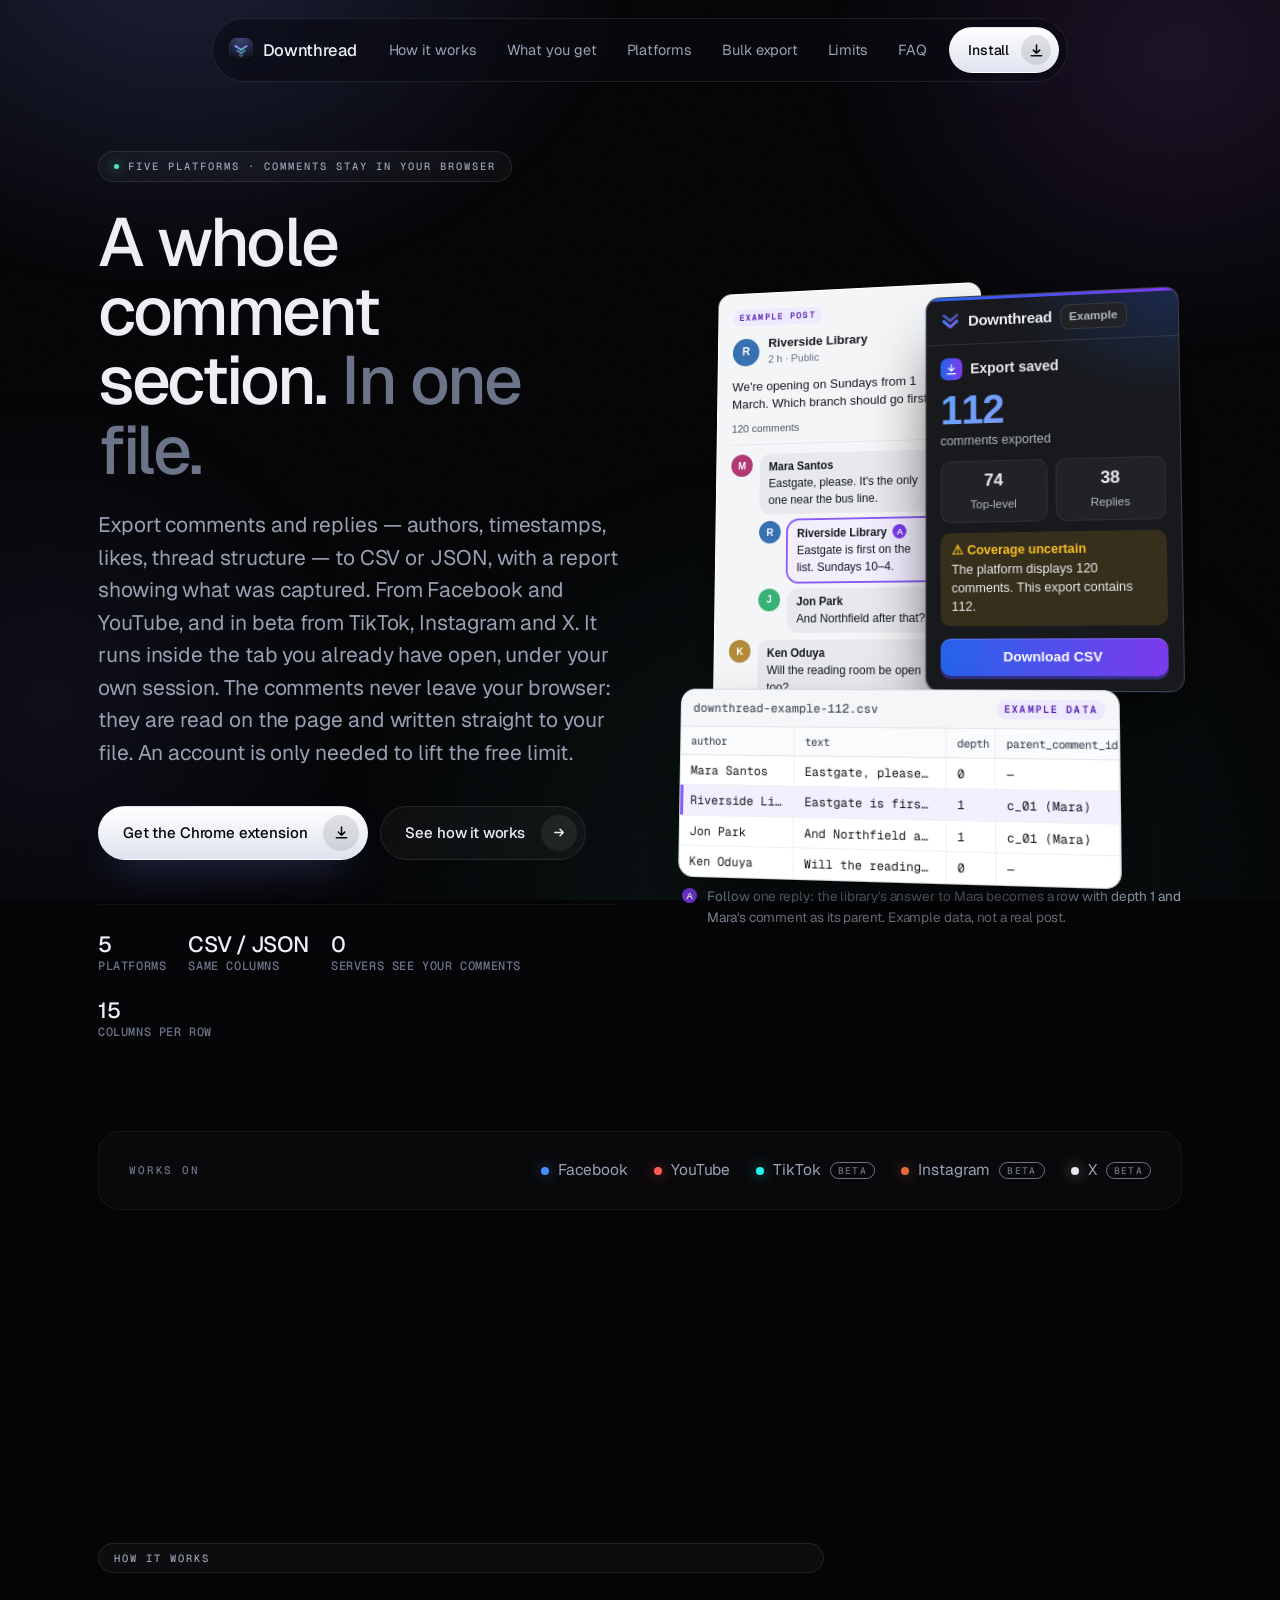
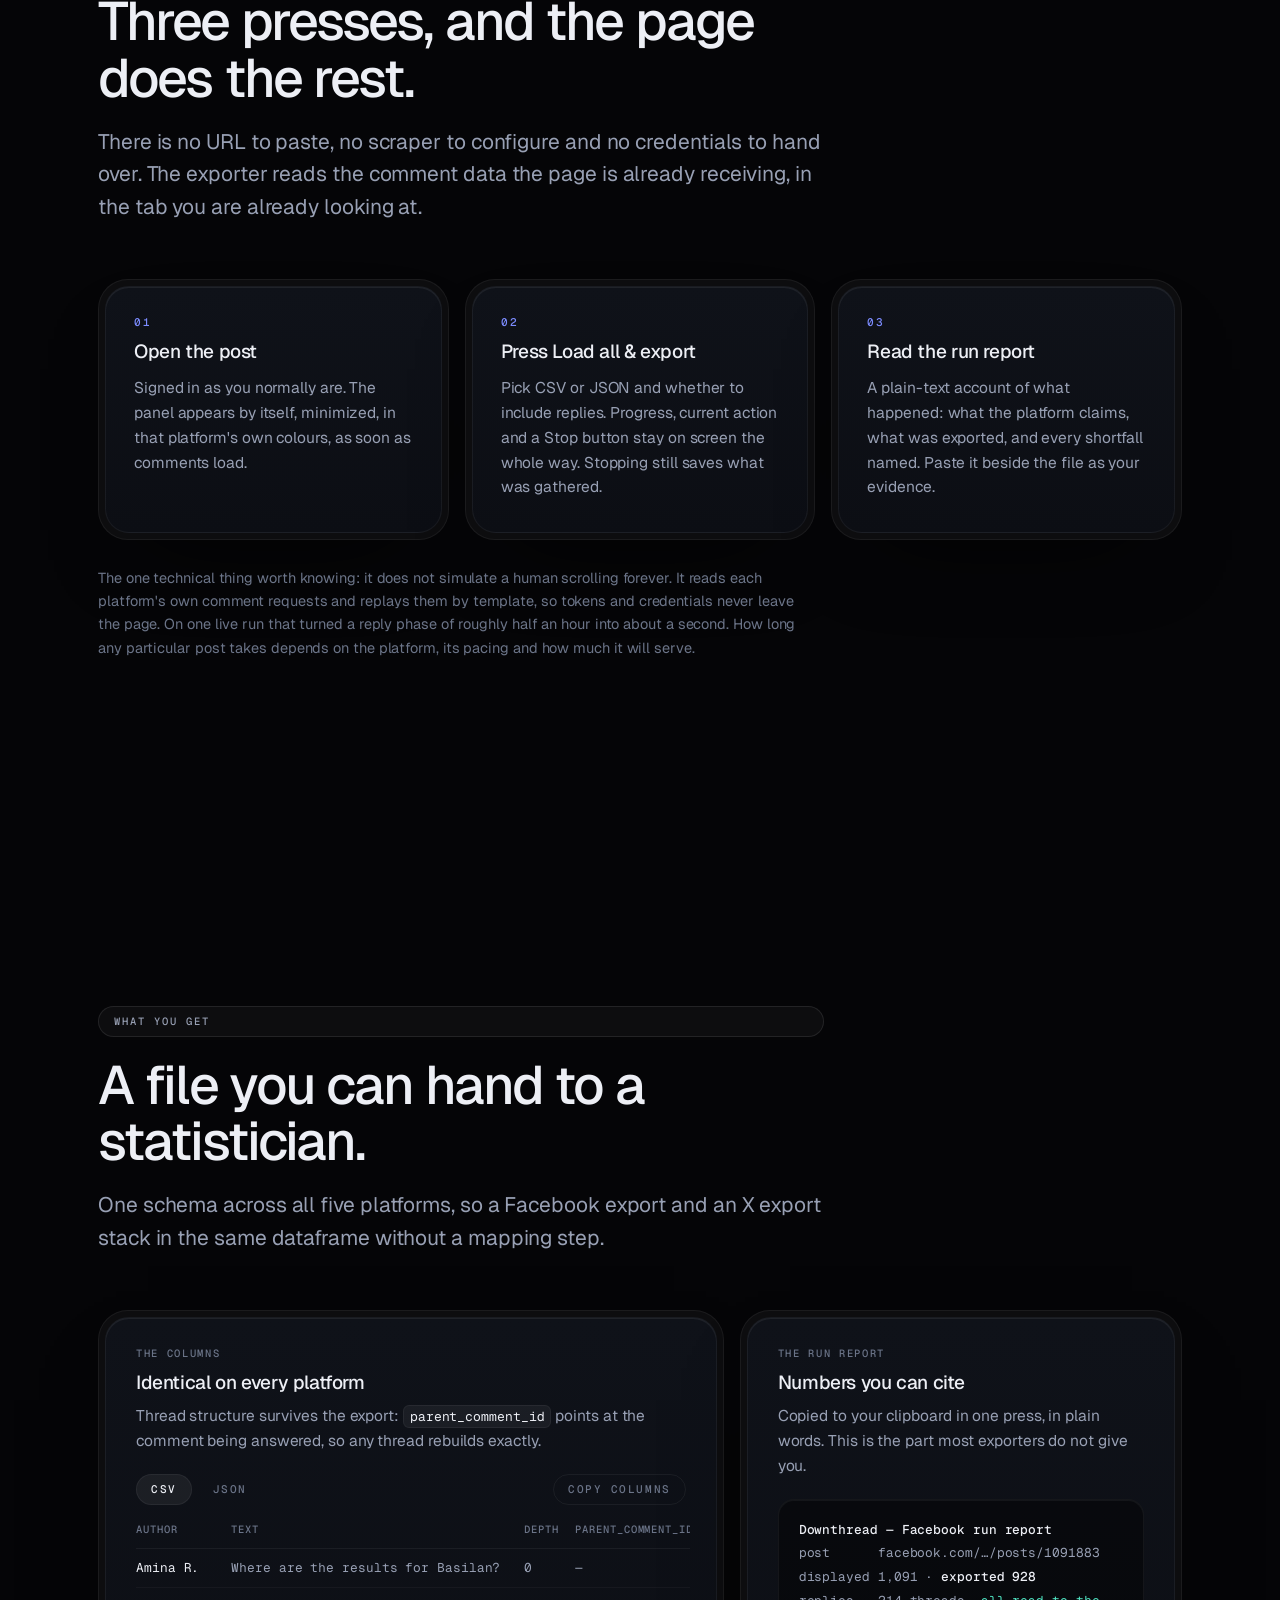
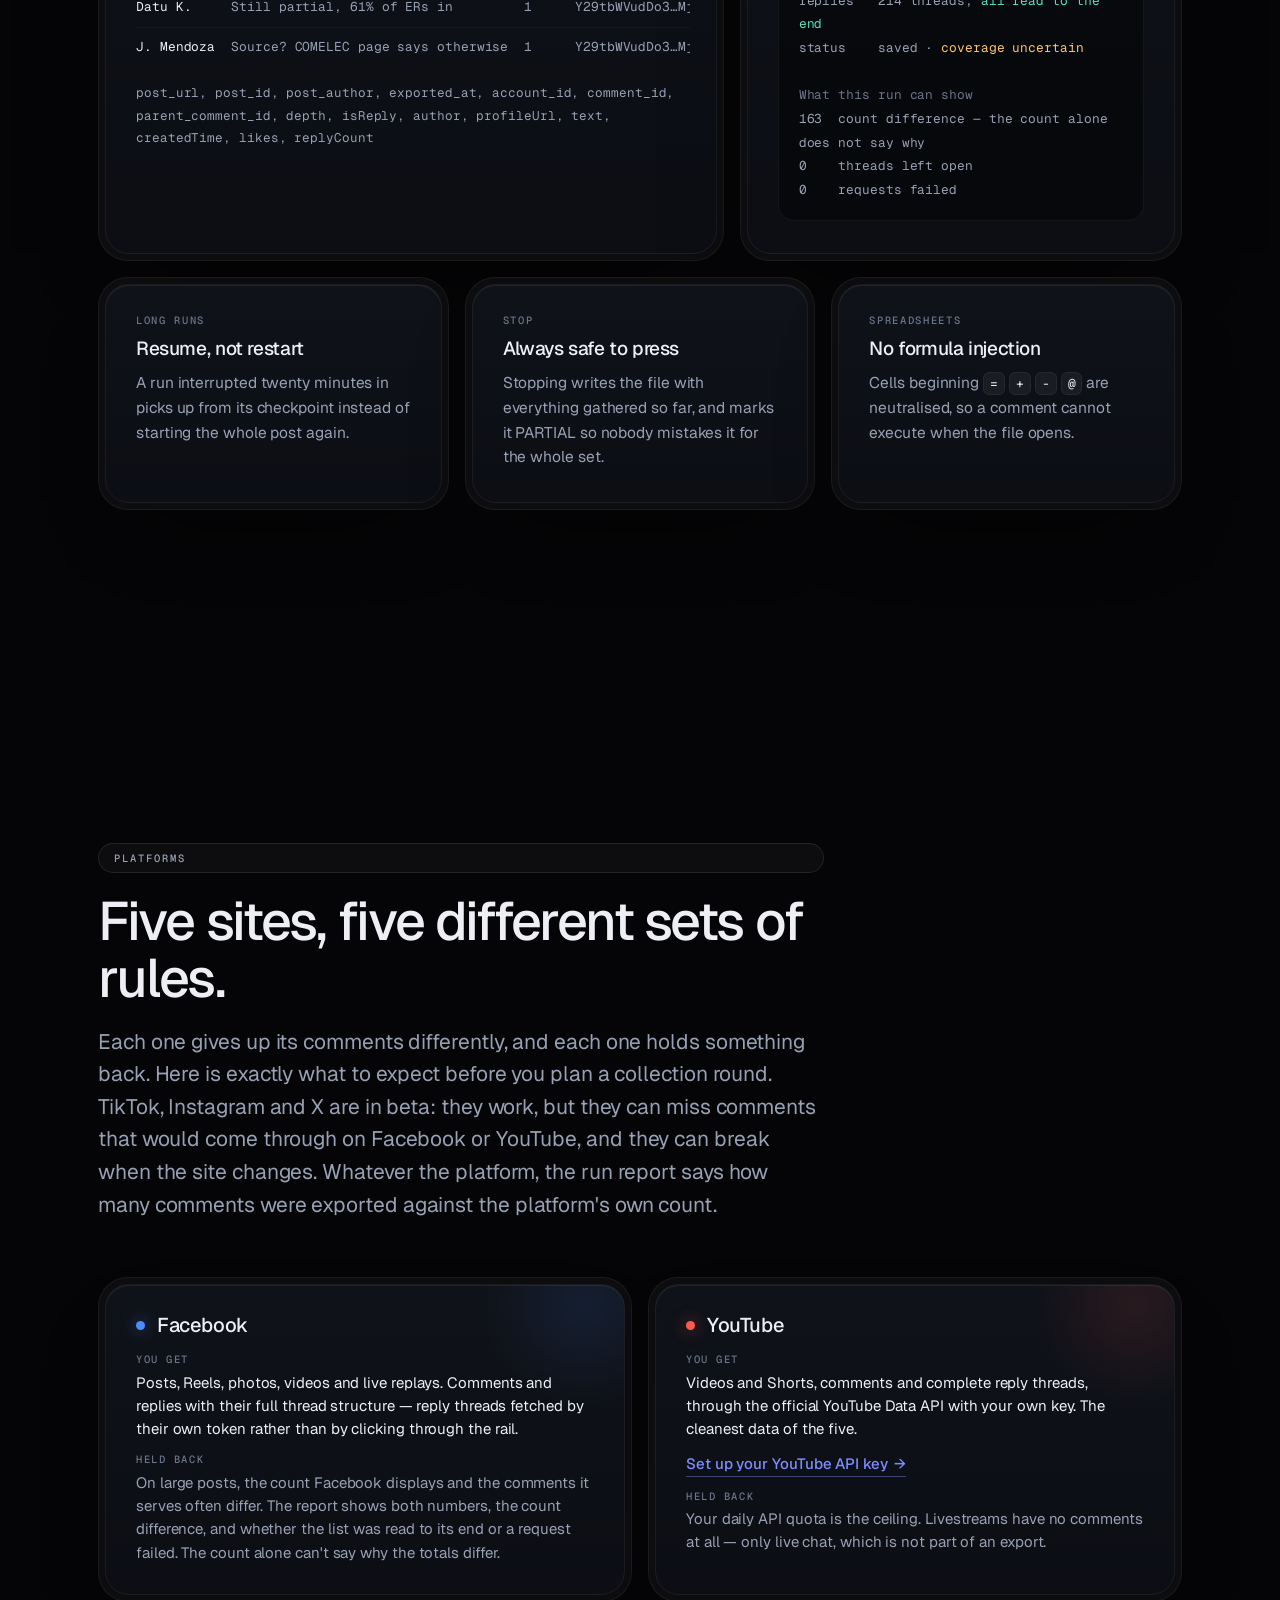
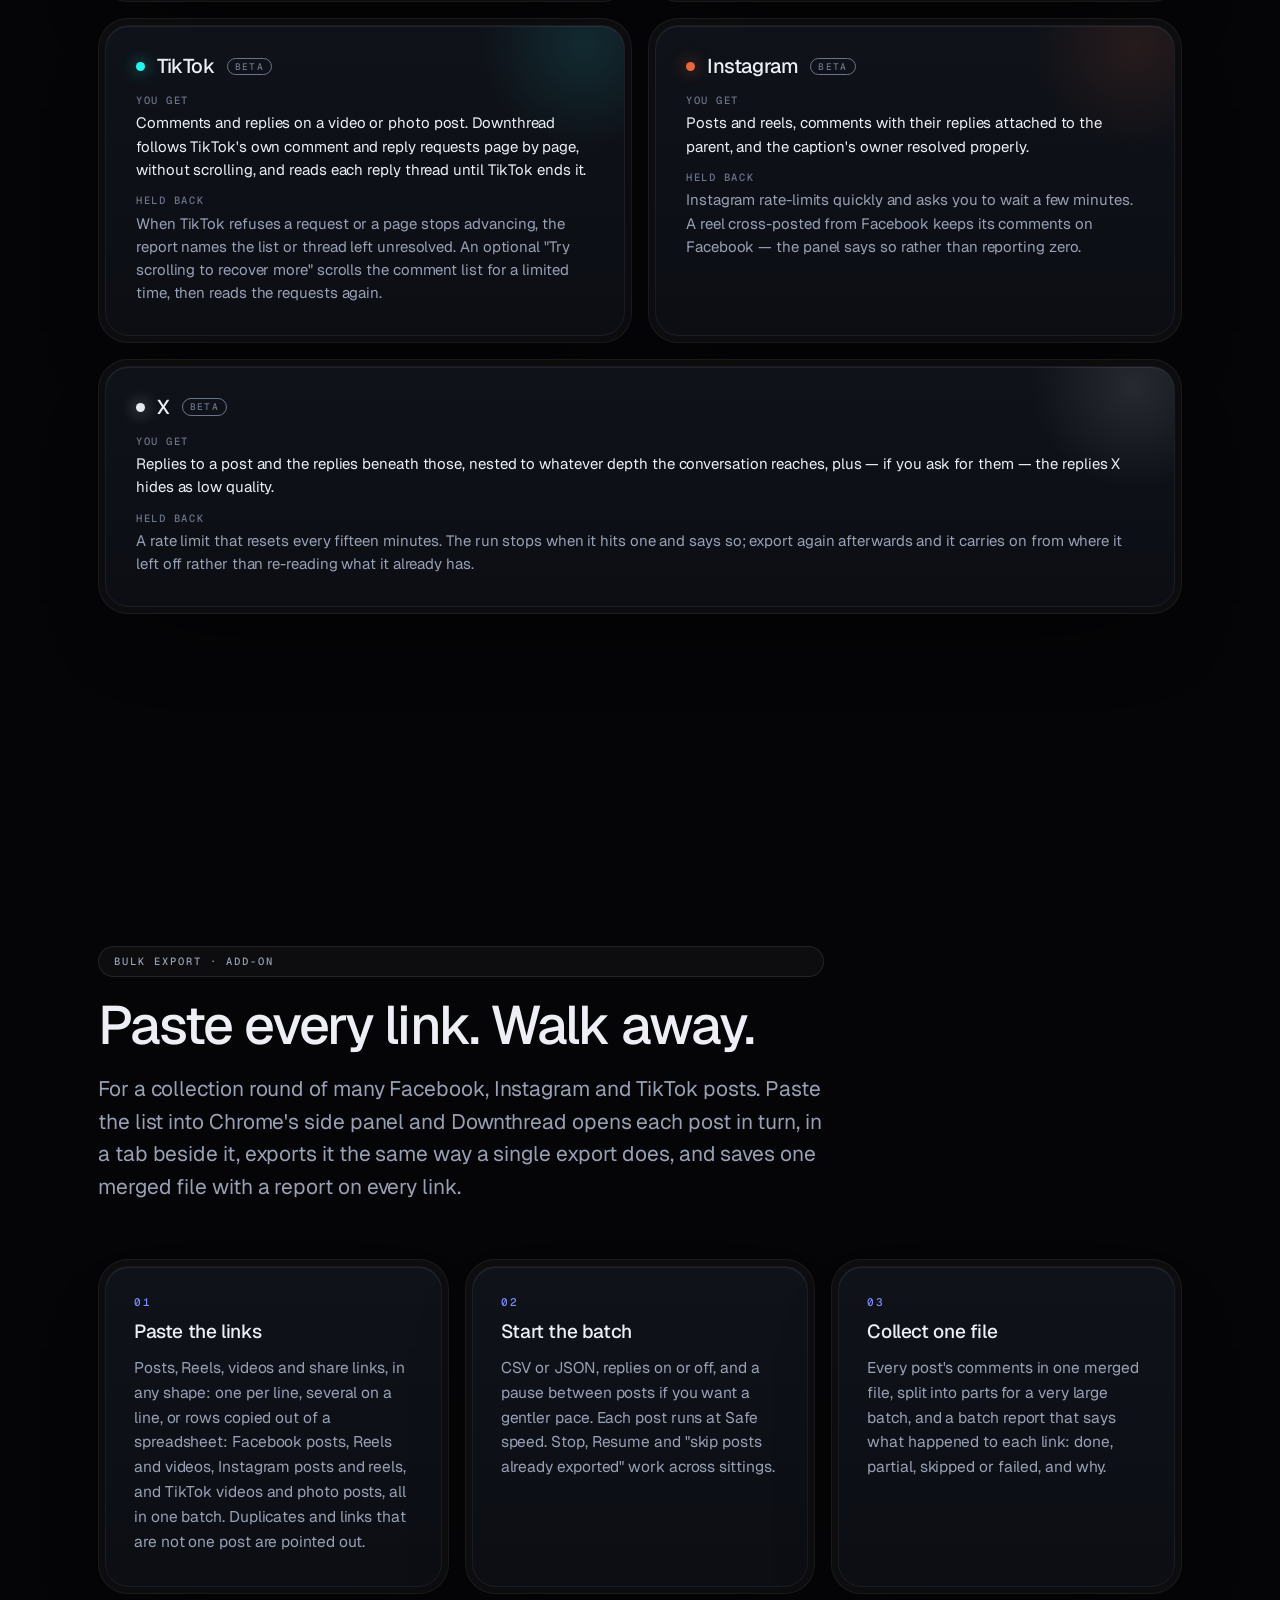
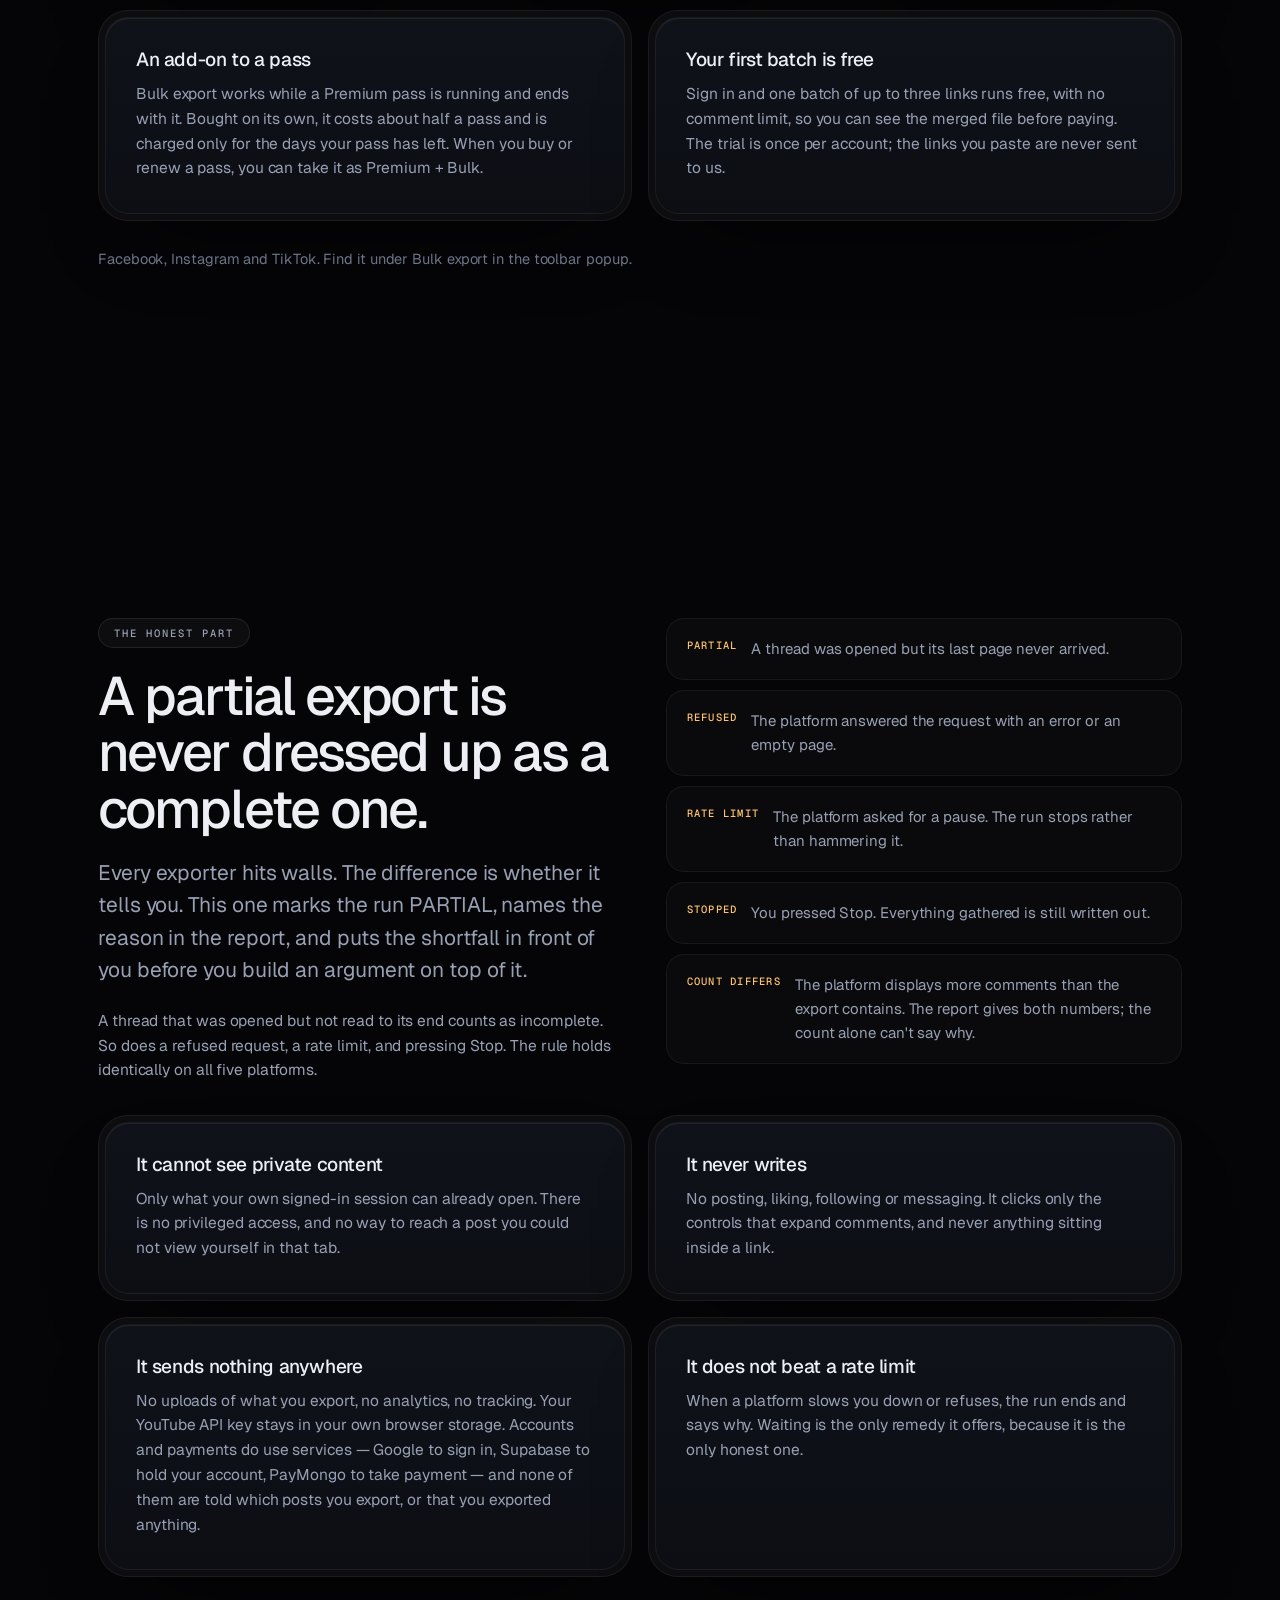
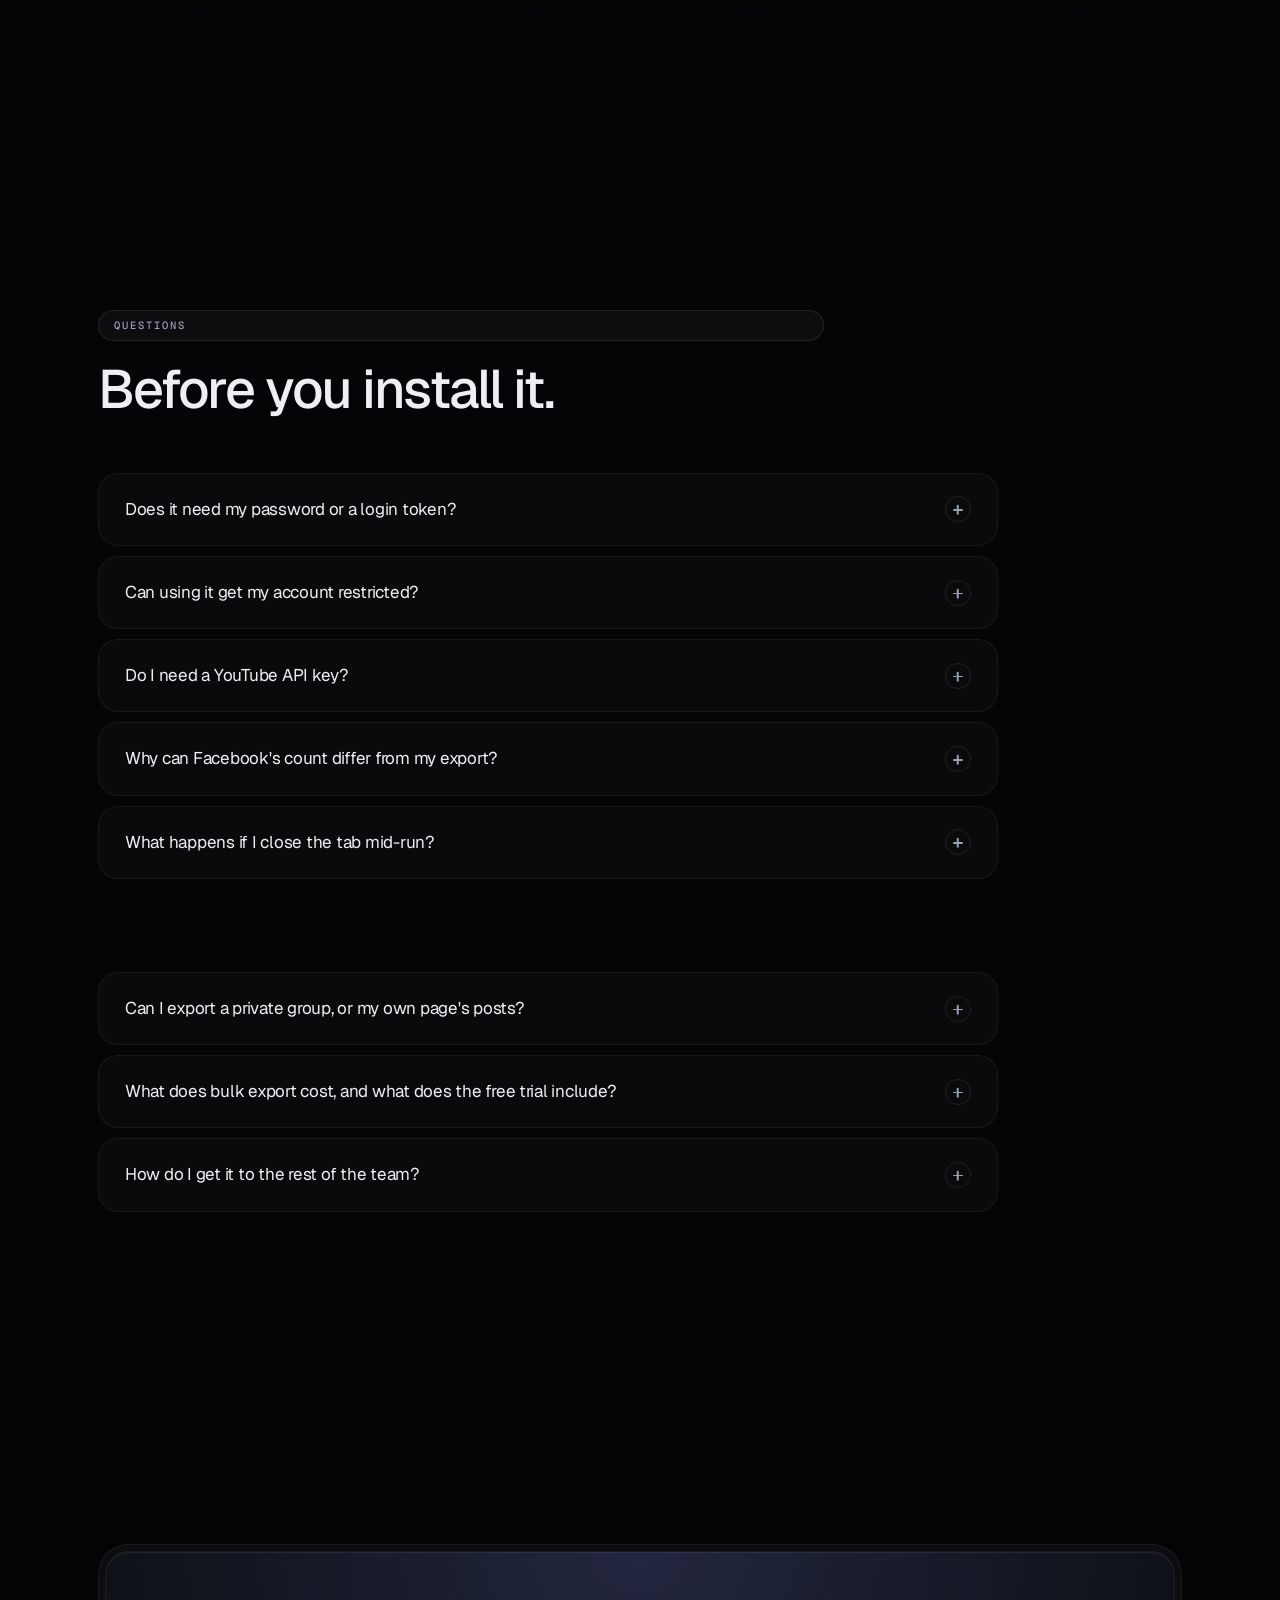
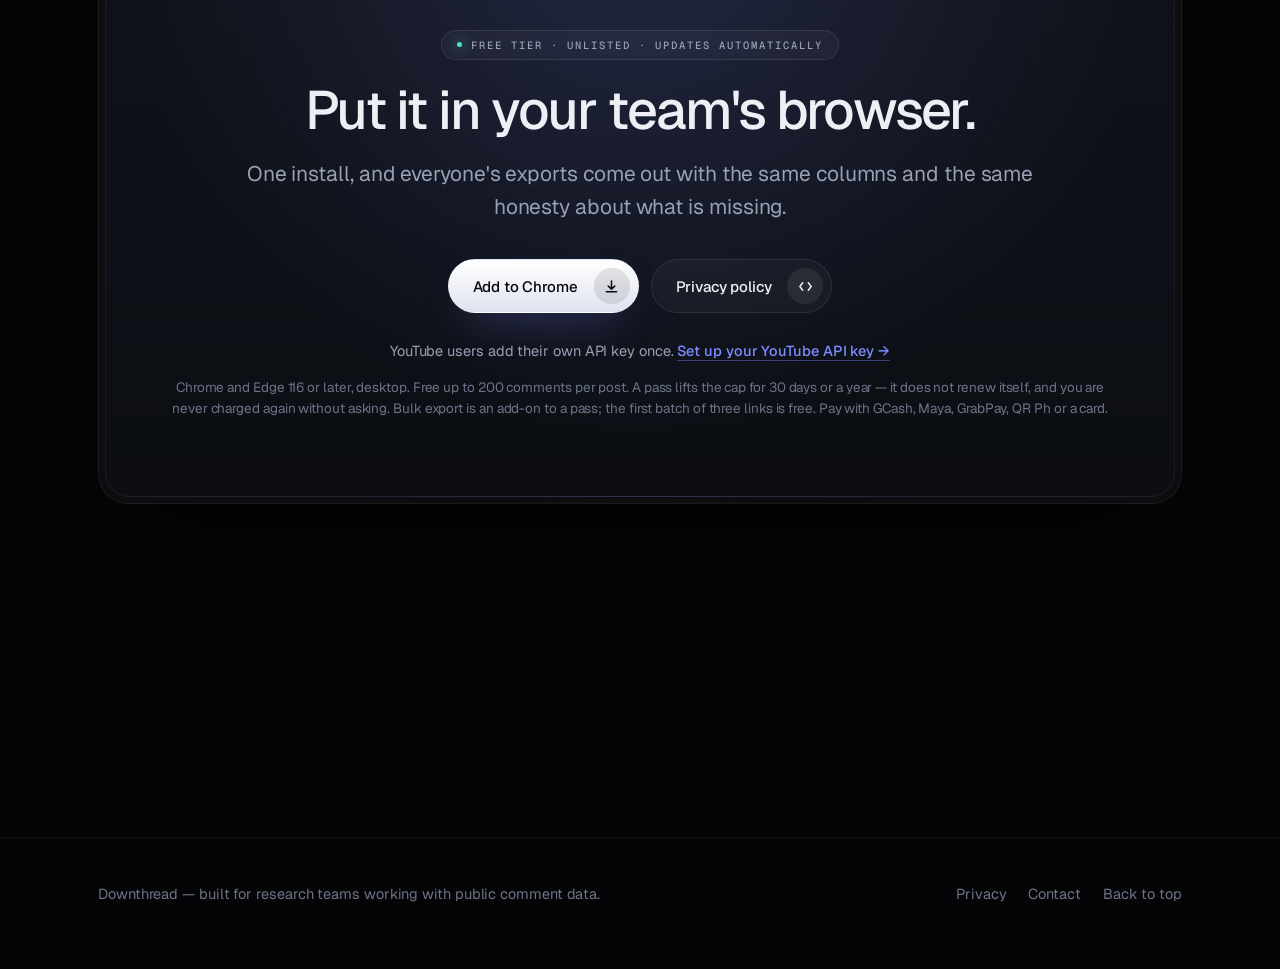
<file: index.html>
<!doctype html>
<html lang="en">
<head>
<meta charset="utf-8">
<meta name="viewport" content="width=device-width, initial-scale=1">
<title>Downthread — a post's comment section, in one file</title>
<meta name="description" content="A Chrome extension for research teams. Export comments and replies to CSV or JSON, with a report showing what was captured. Facebook and YouTube; TikTok, Instagram and X in beta. Authors, timestamps, likes and thread structure, entirely inside your own browser.">
<meta name="theme-color" content="#050507">
<link rel="icon" href="icon.png">
<meta property="og:type" content="website">
<meta property="og:title" content="Downthread — a post's comment section, in one file">
<meta property="og:description" content="Export comments and replies to CSV or JSON, with a report showing what was captured. Facebook and YouTube; TikTok, Instagram and X in beta. The comments never leave your browser.">
<meta name="twitter:card" content="summary_large_image">
<link rel="preconnect" href="https://fonts.googleapis.com">
<link rel="preconnect" href="https://fonts.gstatic.com" crossorigin>
<link href="https://fonts.googleapis.com/css2?family=Geist:wght@300..600&family=Geist+Mono:wght@400;500&display=swap" rel="stylesheet">
<link rel="stylesheet" href="style.css">
</head>
<body>
<div class="mesh" aria-hidden="true"></div>
<div class="grain" aria-hidden="true"></div>

<div class="nav">
  <div class="nav-pill">
    <a class="brand" href="#top"><img src="icon.png" alt=""> Downthread</a>
    <nav class="nav-links">
      <a href="#how">How it works</a>
      <a href="#data">What you get</a>
      <a href="#platforms">Platforms</a>
      <a href="#bulk">Bulk export</a>
      <a href="#limits">Limits</a>
      <a href="#faq">FAQ</a>
    </nav>
    <a class="btn btn-primary" href="#get">Install
      <span class="ico" aria-hidden="true"><svg viewBox="0 0 16 16" fill="none" stroke="currentColor" stroke-width="1.6" stroke-linecap="round" stroke-linejoin="round"><path d="M8 2v9m0 0 3.4-3.4M8 11 4.6 7.6M2.5 13.5h11"/></svg></span>
    </a>
    <button class="burger" aria-label="Menu" aria-expanded="false"><i></i><i></i></button>
  </div>
</div>

<div class="sheet">
  <a href="#how">How it works</a>
  <a href="#data">What you get</a>
  <a href="#platforms">Platforms</a>
  <a href="#bulk">Bulk export</a>
  <a href="#limits">Limits</a>
  <a href="#get">Install</a>
</div>

<header class="hero wrap" id="top">
  <div class="hero-grid">
    <div class="rv">
      <span class="eyebrow"><span class="dot"></span> five platforms · comments stay in your browser</span>
      <h1 class="h-lead">A whole comment section. <em>In one file.</em></h1>
      <p class="lede">Export comments and replies — authors, timestamps, likes, thread structure —
        to CSV or JSON, with a report showing what was captured. From Facebook and YouTube, and in beta from TikTok, Instagram and X. It runs inside the tab you already
        have open, under your own session. The comments never leave your browser: they are read on the
        page and written straight to your file. An account is only needed to lift the free limit.</p>
      <div class="btns">
        <a class="btn btn-primary" href="https://chromewebstore.google.com/detail/bbjhkmainlkhbjobciniddmndbjagfmn">Get the Chrome extension
          <span class="ico" aria-hidden="true"><svg viewBox="0 0 16 16" fill="none" stroke="currentColor" stroke-width="1.6" stroke-linecap="round" stroke-linejoin="round"><path d="M8 2v9m0 0 3.4-3.4M8 11 4.6 7.6M2.5 13.5h11"/></svg></span>
        </a>
        <a class="btn" href="#how">See how it works
          <span class="ico" aria-hidden="true"><svg viewBox="0 0 16 16" fill="none" stroke="currentColor" stroke-width="1.6" stroke-linecap="round" stroke-linejoin="round"><path d="M3 8h9m0 0L8.6 4.6M12 8l-3.4 3.4"/></svg></span>
        </a>
      </div>
      <div class="hero-foot">
        <div><b>5</b> platforms</div>
        <div><b>CSV / JSON</b> same columns</div>
        <div><b>0</b> servers see your comments</div>
        <div><b>15</b> columns per row</div>
      </div>
    </div>

    <!-- The product in one picture: a post, the panel over it, and the file it writes. Three layers
         in CSS 3D on desktop, a flat overlapping stack on phones. Every word is in the markup, so it
         reads the same with the script blocked; the script only adds the pointer tilt. -->
    <figure class="demo rv" data-demo>
      <div class="stage">
        <div class="layer l-post">
          <span class="tag">Example post</span>
          <div class="post-h"><i class="av" style="--h:212">R</i><div><b>Riverside Library</b><span>2 h · Public</span></div></div>
          <p class="post-t">We're opening on Sundays from 1 March. Which branch should go first?</p>
          <div class="post-m"><span>120 comments</span></div>
          <ul class="thread">
            <li><i class="av" style="--h:330">M</i><div><b>Mara Santos</b><p>Eastgate, please. It's the only one near the bus line.</p></div></li>
            <li class="rep follow" data-follow><i class="av" style="--h:212">R</i><div><b>Riverside Library <span class="pin">A</span></b><p>Eastgate is first on the list. Sundays 10–4.</p></div></li>
            <li class="rep d-extra"><i class="av" style="--h:150">J</i><div><b>Jon Park</b><p>And Northfield after that?</p></div></li>
            <li class="d-extra"><i class="av" style="--h:40">K</i><div><b>Ken Oduya</b><p>Will the reading room be open too?</p></div></li>
          </ul>
        </div>

        <div class="layer l-panel">
          <div class="pn-h">
            <svg class="mark" viewBox="0 0 24 24" aria-hidden="true"><defs><linearGradient id="hero-mark" x1="0" y1="0" x2="1" y2="1"><stop offset="0" stop-color="#3b82f6"/><stop offset="1" stop-color="#8b5cf6"/></linearGradient></defs><path d="M4 4.5l8 6.5 8-6.5" fill="none" stroke="url(#hero-mark)" stroke-width="3.4" stroke-linecap="round" stroke-linejoin="round" opacity=".7"/><path d="M4 11.5l8 7 8-7" fill="none" stroke="url(#hero-mark)" stroke-width="3.4" stroke-linecap="round" stroke-linejoin="round"/></svg>
            <b>Downthread</b><span class="pn-pf">Example</span>
          </div>
          <div class="pn-b">
            <div class="pn-title"><svg viewBox="0 0 24 24" fill="none" stroke="currentColor" stroke-width="2" stroke-linecap="round" stroke-linejoin="round" aria-hidden="true"><path d="M12 4v11M7 10l5 5 5-5M5 20h14"/></svg>Export saved</div>
            <div class="pn-big"><b data-count="112">112</b><span>comments exported</span></div>
            <div class="pn-split d-extra"><div><b>74</b><span>Top-level</span></div><div><b>38</b><span>Replies</span></div></div>
            <div class="pn-cov"><b>⚠ Coverage uncertain</b><span>The platform displays 120 comments. This export contains 112.</span></div>
            <div class="pn-go d-extra">Download CSV</div>
          </div>
        </div>

        <div class="layer l-csv">
          <div class="csv-h"><span class="csv-f">downthread-example-112.csv</span><span class="tag">Example data</span></div>
          <table>
            <thead><tr><th>author</th><th>text</th><th>depth</th><th class="d-extra">parent_comment_id</th></tr></thead>
            <tbody>
              <tr><td>Mara Santos</td><td>Eastgate, please. It's the only…</td><td>0</td><td class="d-extra">—</td></tr>
              <tr class="follow" data-follow><td>Riverside Library <span class="pin">A</span></td><td>Eastgate is first on the list.…</td><td>1</td><td class="d-extra">c_01 (Mara)</td></tr>
              <tr class="d-extra"><td>Jon Park</td><td>And Northfield after that?</td><td>1</td><td>c_01 (Mara)</td></tr>
              <tr class="d-extra"><td>Ken Oduya</td><td>Will the reading room be open…</td><td>0</td><td>—</td></tr>
            </tbody>
          </table>
        </div>
      </div>
      <figcaption><span class="pin">A</span> Follow one reply: the library's answer to Mara becomes a row
        with depth 1 and Mara's comment as its parent. Example data, not a real post.</figcaption>
    </figure>
  </div>
</header>

<div class="rail wrap">
  <div class="rail-in rv">
    <p>Works on</p>
    <ul>
      <li style="--c:var(--fb)"><i></i> Facebook</li>
      <li style="--c:var(--yt)"><i></i> YouTube</li>
      <li style="--c:var(--tt)"><i></i> TikTok <span class="beta">beta</span></li>
      <li style="--c:var(--ig)"><i></i> Instagram <span class="beta">beta</span></li>
      <li style="--c:var(--x)"><i></i> X <span class="beta">beta</span></li>
    </ul>
  </div>
</div>

<!-- ============================ how it works ============================ -->
<section class="wrap" id="how">
  <div class="sect-head rv">
    <span class="eyebrow">How it works</span>
    <h2>Three presses, and the page does the rest.</h2>
    <p class="lede">There is no URL to paste, no scraper to configure and no credentials to hand over.
      The exporter reads the comment data the page is already receiving, in the tab you are already
      looking at.</p>
  </div>

  <div class="steps">
    <div class="shell rv"><div class="core step">
      <span class="n">01</span>
      <h3>Open the post</h3>
      <p>Signed in as you normally are. The panel appears by itself, minimized, in that platform's
        own colours, as soon as comments load.</p>
    </div></div>
    <div class="shell rv"><div class="core step">
      <span class="n">02</span>
      <h3>Press Load all &amp; export</h3>
      <p>Pick CSV or JSON and whether to include replies. Progress, current action and a Stop button
        stay on screen the whole way. Stopping still saves what was gathered.</p>
    </div></div>
    <div class="shell rv"><div class="core step">
      <span class="n">03</span>
      <h3>Read the run report</h3>
      <p>A plain-text account of what happened: what the platform claims, what was exported, and
        every shortfall named. Paste it beside the file as your evidence.</p>
    </div></div>
  </div>

  <p class="step-note rv">The one technical thing worth knowing: it does not simulate a human
    scrolling forever. It reads each platform's own comment requests and replays them by template,
    so tokens and credentials never leave the page. On one live run that turned a reply phase of
    roughly half an hour into about a second. How long any particular post takes depends on the
    platform, its pacing and how much it will serve.</p>
</section>

<!-- ============================ what you get ============================ -->
<section class="wrap" id="data">
  <div class="sect-head rv">
    <span class="eyebrow">What you get</span>
    <h2>A file you can hand to a statistician.</h2>
    <p class="lede">One schema across all five platforms, so a Facebook export and an X export stack
      in the same dataframe without a mapping step.</p>
  </div>

  <div class="bento">
    <div class="shell rv w7"><div class="core pad card">
      <div class="card-h"><span class="k">The columns</span></div>
      <h3>Identical on every platform</h3>
      <p>Thread structure survives the export: <code class="mono">parent_comment_id</code> points at
        the comment being answered, so any thread rebuilds exactly.</p>

      <div class="tabrow">
        <div class="tabs" data-tabs role="tablist">
          <button role="tab" aria-selected="true">CSV</button>
          <button role="tab" aria-selected="false">JSON</button>
        </div>
        <button class="copy" data-copy="cols">Copy columns</button>
      </div>

      <div class="pane on">
        <div class="scrollx">
          <table class="grid-tbl">
            <thead><tr><th>author</th><th>text</th><th>depth</th><th>parent_comment_id</th><th>likes</th><th>createdTime</th></tr></thead>
            <tbody>
              <tr><td>Amina R.</td><td>Where are the results for Basilan?</td><td>0</td><td>—</td><td>34</td><td>2026-09-14T02:11:07Z</td></tr>
              <tr><td>Datu K.</td><td>Still partial, 61% of ERs in</td><td>1</td><td>Y29tbWVudDo3…MjE</td><td>12</td><td>2026-09-14T02:14:52Z</td></tr>
              <tr><td>J. Mendoza</td><td>Source? COMELEC page says otherwise</td><td>1</td><td>Y29tbWVudDo3…MjE</td><td>3</td><td>2026-09-14T02:19:31Z</td></tr>
            </tbody>
          </table>
        </div>
        <p class="dim" id="cols" style="margin:16px 0 0;font:400 12.6px/1.8 var(--mono)">post_url, post_id, post_author, exported_at, account_id, comment_id, parent_comment_id, depth, isReply, author, profileUrl, text, createdTime, likes, replyCount</p>
      </div>

      <div class="pane">
        <div class="term" style="margin-top:16px">{<br>
          &nbsp;&nbsp;<i>"post_id"</i>: <s>"1091883…"</s>,<br>
          &nbsp;&nbsp;<i>"exported_at"</i>: <s>"2026-09-14T02:31:08Z"</s>,<br>
          &nbsp;&nbsp;<i>"comments"</i>: [<br>
          &nbsp;&nbsp;&nbsp;&nbsp;{ <i>"comment_id"</i>: <s>"Y29tbWVudDo3…MjE"</s>, <i>"depth"</i>: <b>0</b>,<br>
          &nbsp;&nbsp;&nbsp;&nbsp;&nbsp;&nbsp;<i>"author"</i>: <s>"Amina R."</s>, <i>"likes"</i>: <b>34</b>,<br>
          &nbsp;&nbsp;&nbsp;&nbsp;&nbsp;&nbsp;<i>"replyCount"</i>: <b>9</b>, <i>"isReply"</i>: <b>false</b> }<br>
          &nbsp;&nbsp;]<br>
        }</div>
      </div>
    </div></div>

    <div class="shell rv w5"><div class="core pad card">
      <div class="card-h"><span class="k">The run report</span></div>
      <h3>Numbers you can cite</h3>
      <p>Copied to your clipboard in one press, in plain words. This is the part most exporters
        do not give you.</p>
      <div class="term">
        <b>Downthread — Facebook run report</b><br>
        post &nbsp;&nbsp;&nbsp;&nbsp;&nbsp;facebook.com/…/posts/1091883<br>
        displayed 1,091 · <b>exported 928</b><br>
        replies &nbsp;&nbsp;214 threads, <s>all read to the end</s><br>
        status &nbsp;&nbsp;&nbsp;saved · <u>coverage uncertain</u><br>
        <br>
        <i>What this run can show</i><br>
        163 &nbsp;count difference — the count alone does not say why<br>
        0 &nbsp;&nbsp;&nbsp;threads left open<br>
        0 &nbsp;&nbsp;&nbsp;requests failed
      </div>
    </div></div>

    <div class="shell rv"><div class="core pad card">
      <div class="card-h"><span class="k">Long runs</span></div>
      <h3>Resume, not restart</h3>
      <p>A run interrupted twenty minutes in picks up from its checkpoint instead of starting the
        whole post again.</p>
    </div></div>

    <div class="shell rv"><div class="core pad card">
      <div class="card-h"><span class="k">Stop</span></div>
      <h3>Always safe to press</h3>
      <p>Stopping writes the file with everything gathered so far, and marks it PARTIAL so nobody
        mistakes it for the whole set.</p>
    </div></div>

    <div class="shell rv"><div class="core pad card">
      <div class="card-h"><span class="k">Spreadsheets</span></div>
      <h3>No formula injection</h3>
      <p>Cells beginning <code class="mono">=</code> <code class="mono">+</code>
        <code class="mono">-</code> <code class="mono">@</code> are neutralised, so a comment cannot
        execute when the file opens.</p>
    </div></div>
  </div>
</section>

<!-- ============================ platforms =============================== -->
<section class="wrap" id="platforms">
  <div class="sect-head rv">
    <span class="eyebrow">Platforms</span>
    <h2>Five sites, five different sets of rules.</h2>
    <p class="lede">Each one gives up its comments differently, and each one holds something back.
      Here is exactly what to expect before you plan a collection round. TikTok, Instagram and X
      are in beta: they work, but they can miss comments that would come through on Facebook or
      YouTube, and they can break when the site changes. Whatever the platform, the run report says
      how many comments were exported against the platform's own count.</p>
  </div>

  <div class="plats">
    <div class="shell rv" style="--c:var(--fb)"><div class="core plat">
      <div class="plat-h"><i></i><h3>Facebook</h3></div>
      <dl>
        <div class="yes"><dt>You get</dt><dd>Posts, Reels, photos, videos and live replays. Comments and
          replies with their full thread structure — reply threads fetched by their own token
          rather than by clicking through the rail.</dd></div>
        <div><dt>Held back</dt><dd>On large posts, the count Facebook displays and the comments it
          serves often differ. The report shows both numbers, the count difference, and whether the
          list was read to its end or a request failed. The count alone can't say why the totals
          differ.</dd></div>
      </dl>
    </div></div>

    <div class="shell rv" style="--c:var(--yt)"><div class="core plat">
      <div class="plat-h"><i></i><h3>YouTube</h3></div>
      <dl>
        <div class="yes"><dt>You get</dt><dd>Videos and Shorts, comments and complete reply threads,
          through the official YouTube Data API with your own key. The cleanest data of the five.
          <a class="guide-link" href="youtube-api-key.html">Set up your YouTube API key <span aria-hidden="true">→</span></a></dd></div>
        <div><dt>Held back</dt><dd>Your daily API quota is the ceiling. Livestreams have no comments
          at all — only live chat, which is not part of an export.</dd></div>
      </dl>
    </div></div>

    <div class="shell rv" style="--c:var(--tt)"><div class="core plat">
      <div class="plat-h"><i></i><h3>TikTok</h3> <span class="beta">beta</span></div>
      <dl>
        <div class="yes"><dt>You get</dt><dd>Comments and replies on a video or photo post.
          Downthread follows TikTok's own comment and reply requests page by page, without
          scrolling, and reads each reply thread until TikTok ends it.</dd></div>
        <div><dt>Held back</dt><dd>When TikTok refuses a request or a page stops advancing, the
          report names the list or thread left unresolved. An optional "Try scrolling to recover
          more" scrolls the comment list for a limited time, then reads the requests again.</dd></div>
      </dl>
    </div></div>

    <div class="shell rv" style="--c:var(--ig)"><div class="core plat">
      <div class="plat-h"><i></i><h3>Instagram</h3> <span class="beta">beta</span></div>
      <dl>
        <div class="yes"><dt>You get</dt><dd>Posts and reels, comments with their replies attached to
          the parent, and the caption's owner resolved properly.</dd></div>
        <div><dt>Held back</dt><dd>Instagram rate-limits quickly and asks you to wait a few minutes.
          A reel cross-posted from Facebook keeps its comments on Facebook — the panel says so rather
          than reporting zero.</dd></div>
      </dl>
    </div></div>

    <div class="shell rv wide" style="--c:var(--x)"><div class="core plat">
      <div class="plat-h"><i></i><h3>X</h3> <span class="beta">beta</span></div>
      <dl>
        <div class="yes"><dt>You get</dt><dd>Replies to a post and the replies beneath those, nested
          to whatever depth the conversation reaches, plus — if you ask for them — the replies X
          hides as low quality.</dd></div>
        <div><dt>Held back</dt><dd>A rate limit that resets every fifteen minutes. The run stops when
          it hits one and says so; export again afterwards and it carries on from where it left
          off rather than re-reading what it already has.</dd></div>
      </dl>
    </div></div>
  </div>
</section>

<!-- ============================ bulk export ============================= -->
<section class="wrap" id="bulk">
  <div class="sect-head rv">
    <span class="eyebrow">Bulk export · add-on</span>
    <h2>Paste every link. Walk away.</h2>
    <p class="lede">For a collection round of many Facebook, Instagram and TikTok posts. Paste the list into Chrome's side
      panel and Downthread opens each post in turn, in a tab beside it, exports it the same way a single
      export does, and saves one merged file with a report on every link.</p>
  </div>

  <div class="steps">
    <div class="shell rv"><div class="core step">
      <span class="n">01</span>
      <h3>Paste the links</h3>
      <p>Posts, Reels, videos and share links, in any shape: one per line, several on a line, or rows
        copied out of a spreadsheet: Facebook posts, Reels and videos, Instagram posts and reels, and TikTok videos and photo posts, all in one batch. Duplicates and links that are not one post are pointed out.</p>
    </div></div>
    <div class="shell rv"><div class="core step">
      <span class="n">02</span>
      <h3>Start the batch</h3>
      <p>CSV or JSON, replies on or off, and a pause between posts if you want a gentler pace. Each post
        runs at Safe speed. Stop, Resume and "skip posts already exported" work across sittings.</p>
    </div></div>
    <div class="shell rv"><div class="core step">
      <span class="n">03</span>
      <h3>Collect one file</h3>
      <p>Every post's comments in one merged file, split into parts for a very large batch, and a batch
        report that says what happened to each link: done, partial, skipped or failed, and why.</p>
    </div></div>
  </div>

  <div class="nots">
    <div class="shell rv"><div class="core pad card">
      <h3>An add-on to a pass</h3>
      <p>Bulk export works while a Premium pass is running and ends with it. Bought on its own, it costs
        about half a pass and is charged only for the days your pass has left. When you buy or renew a
        pass, you can take it as Premium + Bulk.</p>
    </div></div>
    <div class="shell rv"><div class="core pad card">
      <h3>Your first batch is free</h3>
      <p>Sign in and one batch of up to three links runs free, with no comment limit, so you can see the
        merged file before paying. The trial is once per account; the links you paste are never sent to
        us.</p>
    </div></div>
  </div>
  <p class="step-note rv">Facebook, Instagram and TikTok. Find it under Bulk export in the
    toolbar popup.</p>
</section>

<!-- ============================ limits ================================== -->
<section class="wrap" id="limits">
  <div class="honesty">
    <div class="rv">
      <span class="eyebrow">The honest part</span>
      <h2 style="margin:20px 0 20px">A partial export is never dressed up as a complete one.</h2>
      <p class="lede">Every exporter hits walls. The difference is whether it tells you. This one
        marks the run PARTIAL, names the reason in the report, and puts the shortfall in front of
        you before you build an argument on top of it.</p>
      <p class="dim" style="margin-top:22px;font-size:15.5px">A thread that was opened but not read
        to its end counts as incomplete. So does a refused request, a rate limit, and pressing Stop.
        The rule holds identically on all five platforms.</p>
    </div>

    <div class="rv">
      <div class="flags">
        <div class="flag"><b>Partial</b><p>A thread was opened but its last page never arrived.</p></div>
        <div class="flag"><b>Refused</b><p>The platform answered the request with an error or an empty page.</p></div>
        <div class="flag"><b>Rate limit</b><p>The platform asked for a pause. The run stops rather than hammering it.</p></div>
        <div class="flag"><b>Stopped</b><p>You pressed Stop. Everything gathered is still written out.</p></div>
        <div class="flag"><b>Count differs</b><p>The platform displays more comments than the export contains. The report gives both numbers; the count alone can't say why.</p></div>
      </div>
    </div>
  </div>

  <div class="nots">
    <div class="shell rv"><div class="core pad card">
      <h3>It cannot see private content</h3>
      <p>Only what your own signed-in session can already open. There is no privileged access, and
        no way to reach a post you could not view yourself in that tab.</p>
    </div></div>
    <div class="shell rv"><div class="core pad card">
      <h3>It never writes</h3>
      <p>No posting, liking, following or messaging. It clicks only the controls that expand
        comments, and never anything sitting inside a link.</p>
    </div></div>
    <div class="shell rv"><div class="core pad card">
      <h3>It sends nothing anywhere</h3>
      <p>No uploads of what you export, no analytics, no tracking. Your YouTube API key stays in
        your own browser storage. Accounts and payments do use services — Google to sign in,
        Supabase to hold your account, PayMongo to take payment — and none of them are told which
        posts you export, or that you exported anything.</p>
    </div></div>
    <div class="shell rv"><div class="core pad card">
      <h3>It does not beat a rate limit</h3>
      <p>When a platform slows you down or refuses, the run ends and says why. Waiting is the only
        remedy it offers, because it is the only honest one.</p>
    </div></div>
  </div>
</section>

<!-- ============================ faq ===================================== -->
<section class="wrap" id="faq">
  <div class="sect-head rv">
    <span class="eyebrow">Questions</span>
    <h2>Before you install it.</h2>
  </div>

  <div class="faq">
    <details class="rv"><summary>Does it need my password or a login token?<span class="pm"></span></summary>
      <div class="ans"><p>No. It never asks for, reads or stores a password, session cookie or login
        token for any platform. It works inside the session your browser already has, the same way
        the page itself does.</p></div></details>

    <details class="rv"><summary>Can using it get my account restricted?<span class="pm"></span></summary>
      <div class="ans"><p>It is possible, and worth saying plainly. Reading a platform's own requests
        at speed can breach that platform's terms even when the comments are public, and every
        platform is free to act on that. The exporter paces itself, stops the moment it is rate
        limited and never retries aggressively — but the judgement about whether to run it, and on
        whose account, is yours.</p></div></details>

    <details class="rv"><summary>Do I need a YouTube API key?<span class="pm"></span></summary>
      <div class="ans"><p>For YouTube, yes. Create a project in the Google Cloud console, enable the
        <strong>YouTube Data API v3</strong>, generate an API key and paste it into the panel once.
        It is stored in your own browser and used only to call YouTube. The other four platforms need
        no key at all.</p>
        <p><a class="guide-link" href="youtube-api-key.html">Set up your YouTube API key <span aria-hidden="true">→</span></a>
          — six steps, from no key to your first export.</p></div></details>

    <details class="rv"><summary>Why can Facebook's count differ from my export?<span class="pm"></span></summary>
      <div class="ans"><p>The report shows the count Facebook displayed, how many comments Downthread
        exported, and whether pagination ended or a request failed. The count alone can't tell us why
        the totals differ. Publish both numbers and the count difference beside the dataset, rather
        than a reason the evidence doesn't support.</p></div></details>

    <details class="rv"><summary>What happens if I close the tab mid-run?<span class="pm"></span></summary>
      <div class="ans"><p>Nothing is lost that was already written, and on Facebook a checkpoint lets
        the next run resume rather than restart. Pressing Stop is cleaner: it writes the file
        immediately with everything gathered and marks it PARTIAL.</p></div></details>

    <details class="rv"><summary>Where does the exported data go?<span class="pm"></span></summary>
      <div class="ans"><p>Your Downloads folder, and nowhere else. Our server is only ever asked
        whether your pass is current; no comment, post or file is ever sent to it.
        Settings, your YouTube key, the resume checkpoint and a short local run history live in your
        browser's own extension storage, which the web pages you visit cannot read. Uninstalling
        removes all of it. <a href="privacy.html" style="color:var(--iris)">Full privacy policy</a>.</p></div></details>

    <details class="rv"><summary>Can I export a private group, or my own page's posts?<span class="pm"></span></summary>
      <div class="ans"><p>If you can open the post and read its comments in your browser, the exporter
        can read the same thing. If you cannot, neither can it. Being an admin of the page or a member
        of the group is what grants the access — the extension adds none of its own.</p></div></details>

    <details class="rv"><summary>What does bulk export cost, and what does the free trial include?<span class="pm"></span></summary>
      <div class="ans"><p>Bulk export is an add-on to a Premium pass, not a separate subscription. Added
        to a pass that is already running, it costs about half the pass's price, pro-rated to the days
        that pass has left, and it ends when the pass does. Buying or renewing a pass, you can choose
        Premium + Bulk. Neither renews itself. Signed in, your first batch of up to three links is free
        and has no comment limit; after that, a batch needs the add-on.</p></div></details>

    <details class="rv"><summary>How do I get it to the rest of the team?<span class="pm"></span></summary>
      <div class="ans"><p>Through an <strong>unlisted</strong> Chrome Web Store listing: everyone with
        the link can install it and get updates automatically, and it is not indexed or browsable by
        anyone else. For testing before that, the repository loads directly as an unpacked
        extension.</p></div></details>
  </div>
</section>

<!-- ============================ get it ================================== -->
<section class="wrap cta" id="get">
  <div class="shell rv"><div class="core">
    <span class="eyebrow"><span class="dot"></span> Free tier · unlisted · updates automatically</span>
    <h2 style="margin-top:22px">Put it in your team's browser.</h2>
    <p class="lede">One install, and everyone's exports come out with the same columns and the
      same honesty about what is missing.</p>
    <div class="btns">
      <a class="btn btn-primary" href="https://chromewebstore.google.com/detail/bbjhkmainlkhbjobciniddmndbjagfmn">Add to Chrome
        <span class="ico" aria-hidden="true"><svg viewBox="0 0 16 16" fill="none" stroke="currentColor" stroke-width="1.6" stroke-linecap="round" stroke-linejoin="round"><path d="M8 2v9m0 0 3.4-3.4M8 11 4.6 7.6M2.5 13.5h11"/></svg></span>
      </a>
      <a class="btn" href="privacy.html">Privacy policy
        <span class="ico" aria-hidden="true"><svg viewBox="0 0 16 16" fill="none" stroke="currentColor" stroke-width="1.6" stroke-linecap="round" stroke-linejoin="round"><path d="M5 12 2 8l3-4m6 0 3 4-3 4"/></svg></span>
      </a>
    </div>
    <p class="fine key-note">YouTube users add their own API key once.
      <a class="guide-link" href="youtube-api-key.html">Set up your YouTube API key <span aria-hidden="true">→</span></a></p>
    <p class="fine">Chrome and Edge 116 or later, desktop. Free up to 200 comments per post. A pass lifts the cap for 30 days or a year — it does not renew itself, and you are never charged again without asking. Bulk export is an add-on to a pass; the first batch of three links is free. Pay with GCash, Maya, GrabPay, QR Ph or a card.</p>
  </div></div>
</section>

<footer>
  <div class="wrap foot">
    <div>Downthread — built for research teams working with public comment data.</div>
    <nav>
      <a href="privacy.html">Privacy</a>
      <a href="mailto:downthread.support@gmail.com">Contact</a>
      <a href="#top">Back to top</a>
    </nav>
  </div>
</footer>

<script src="app.js"></script>
</body>
</html>
</file>
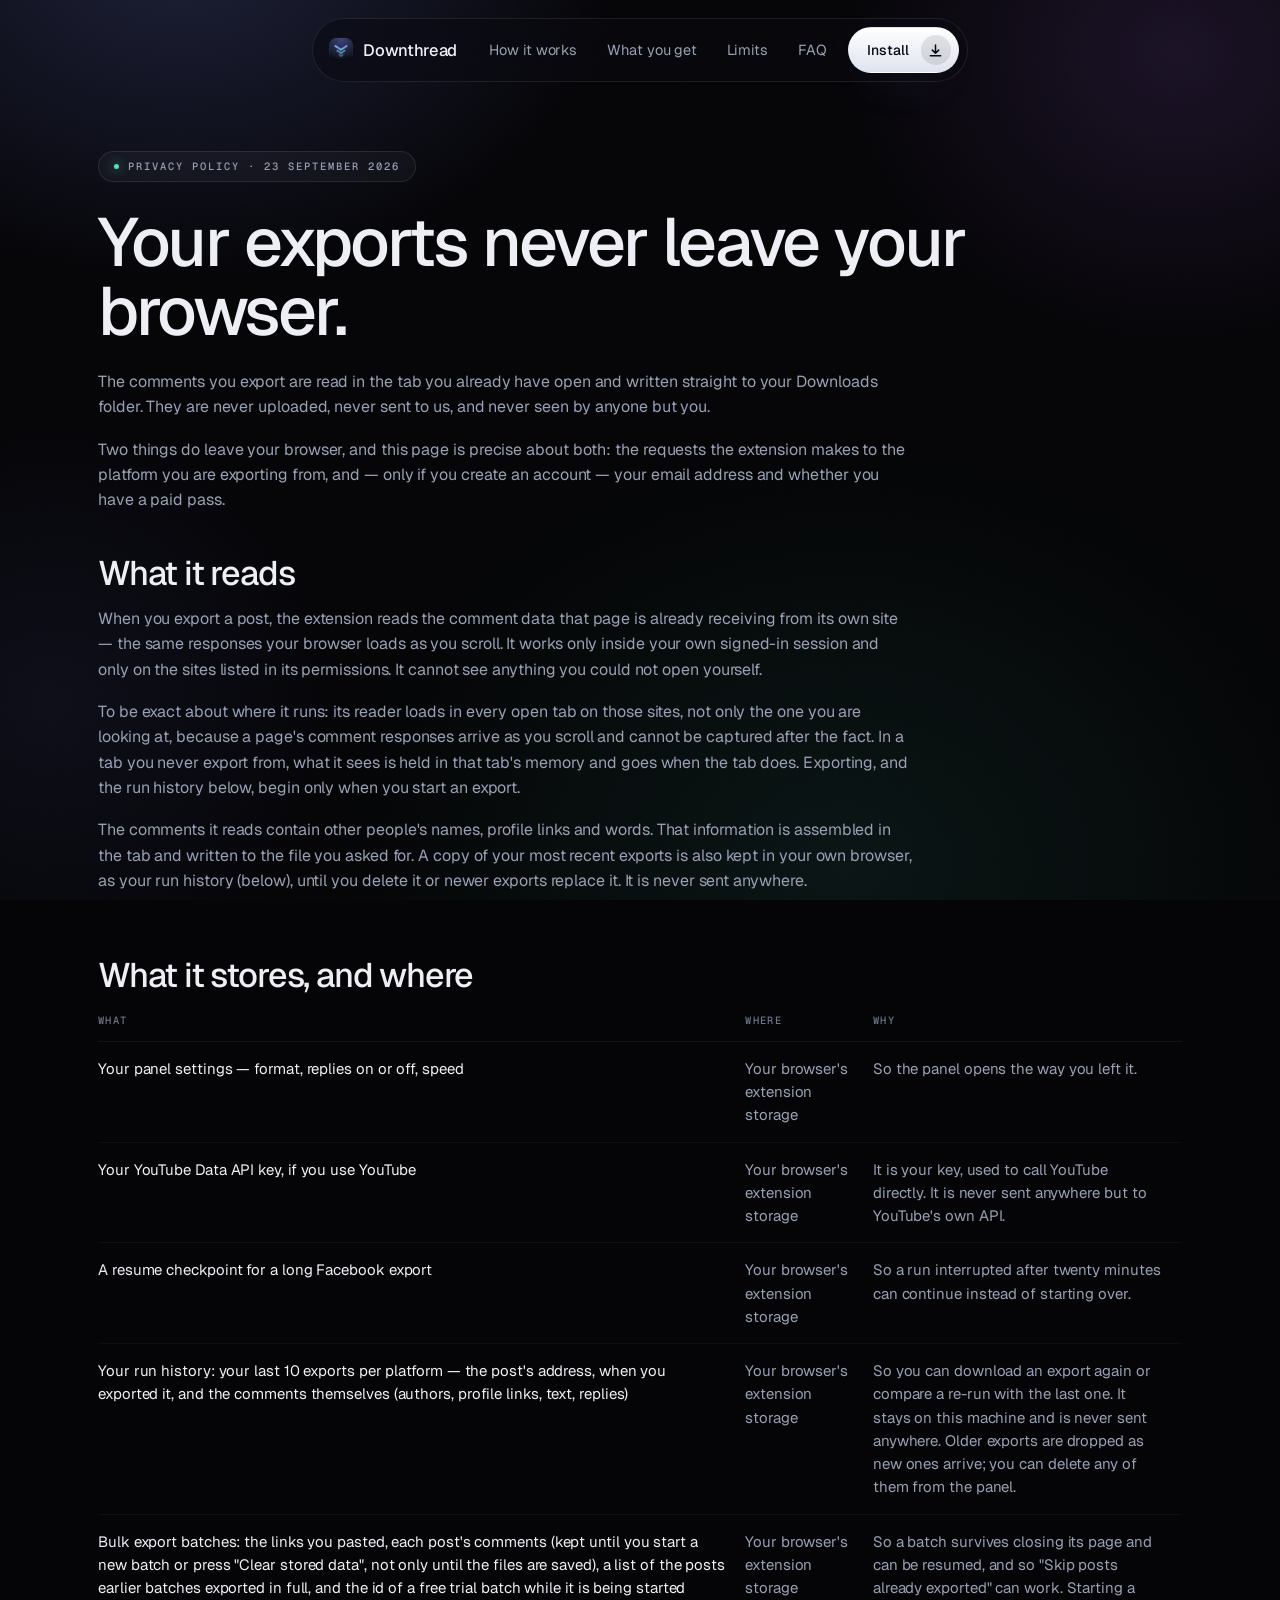
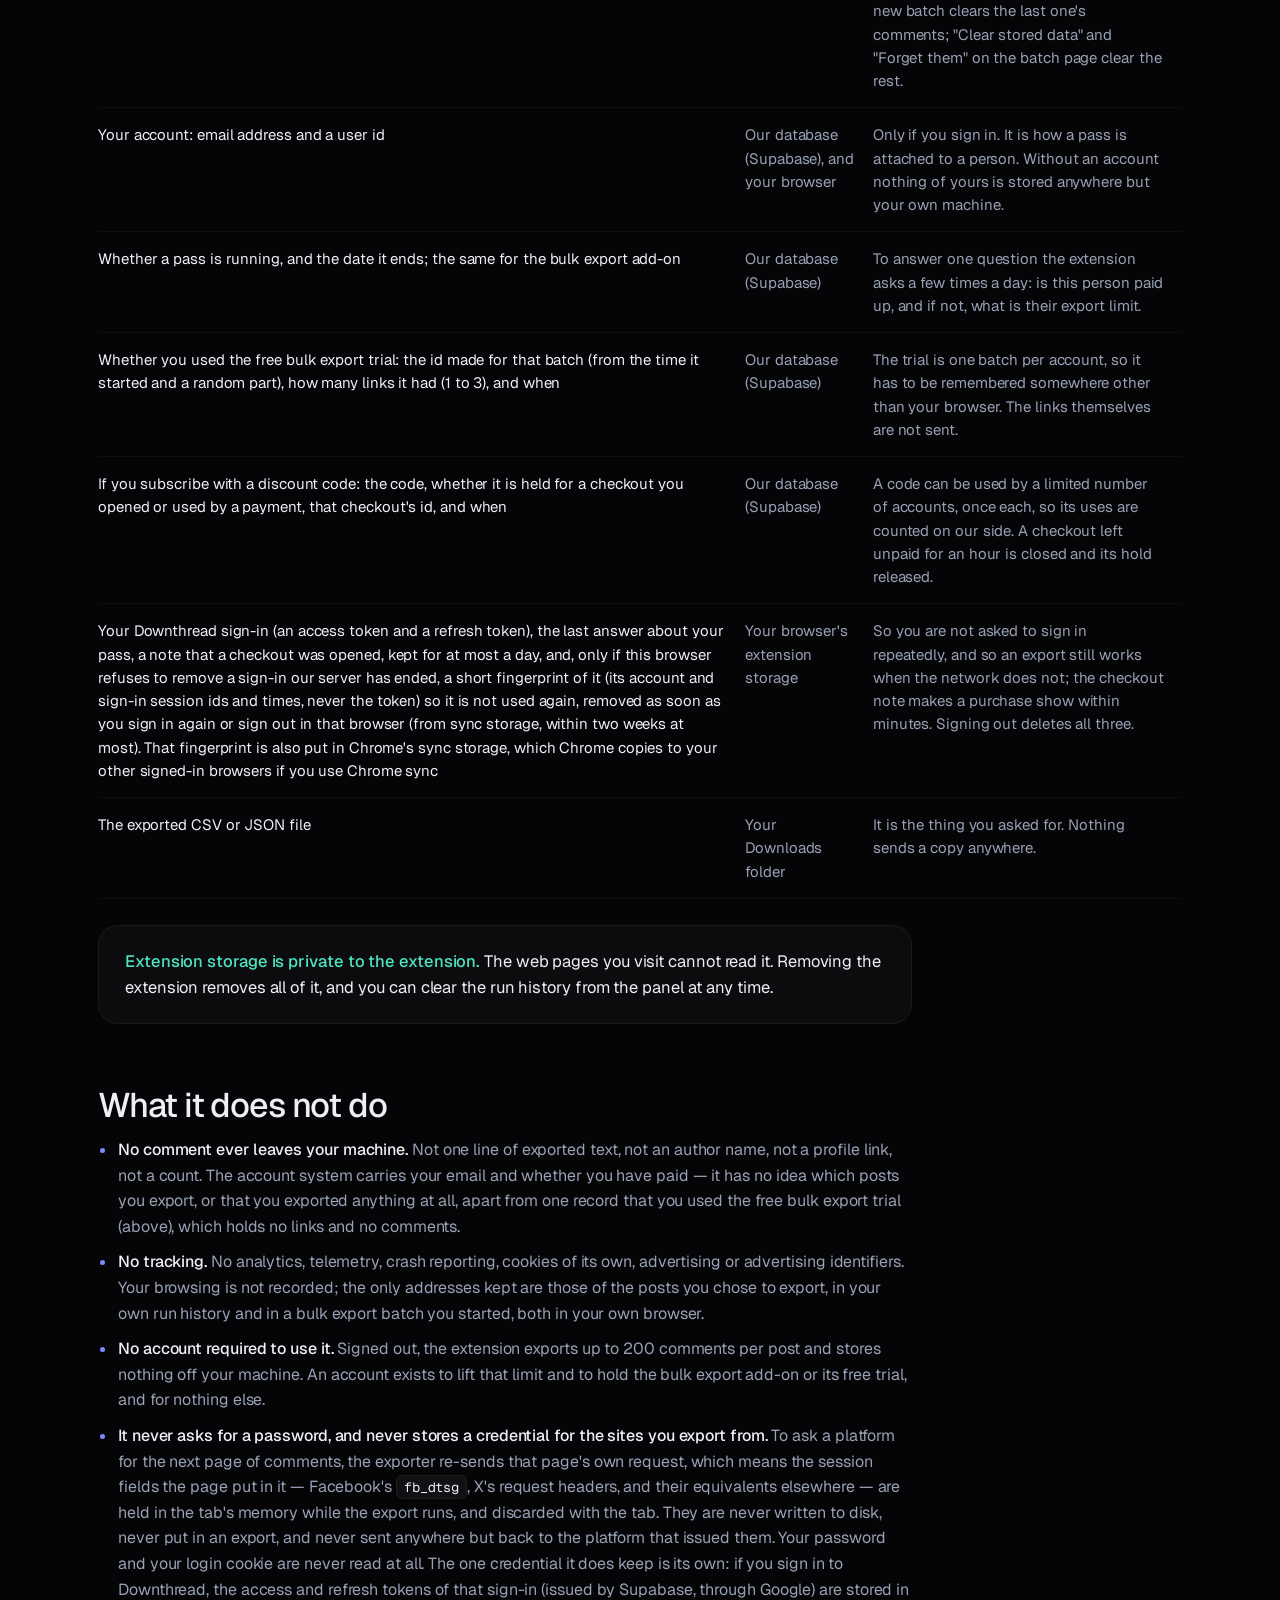
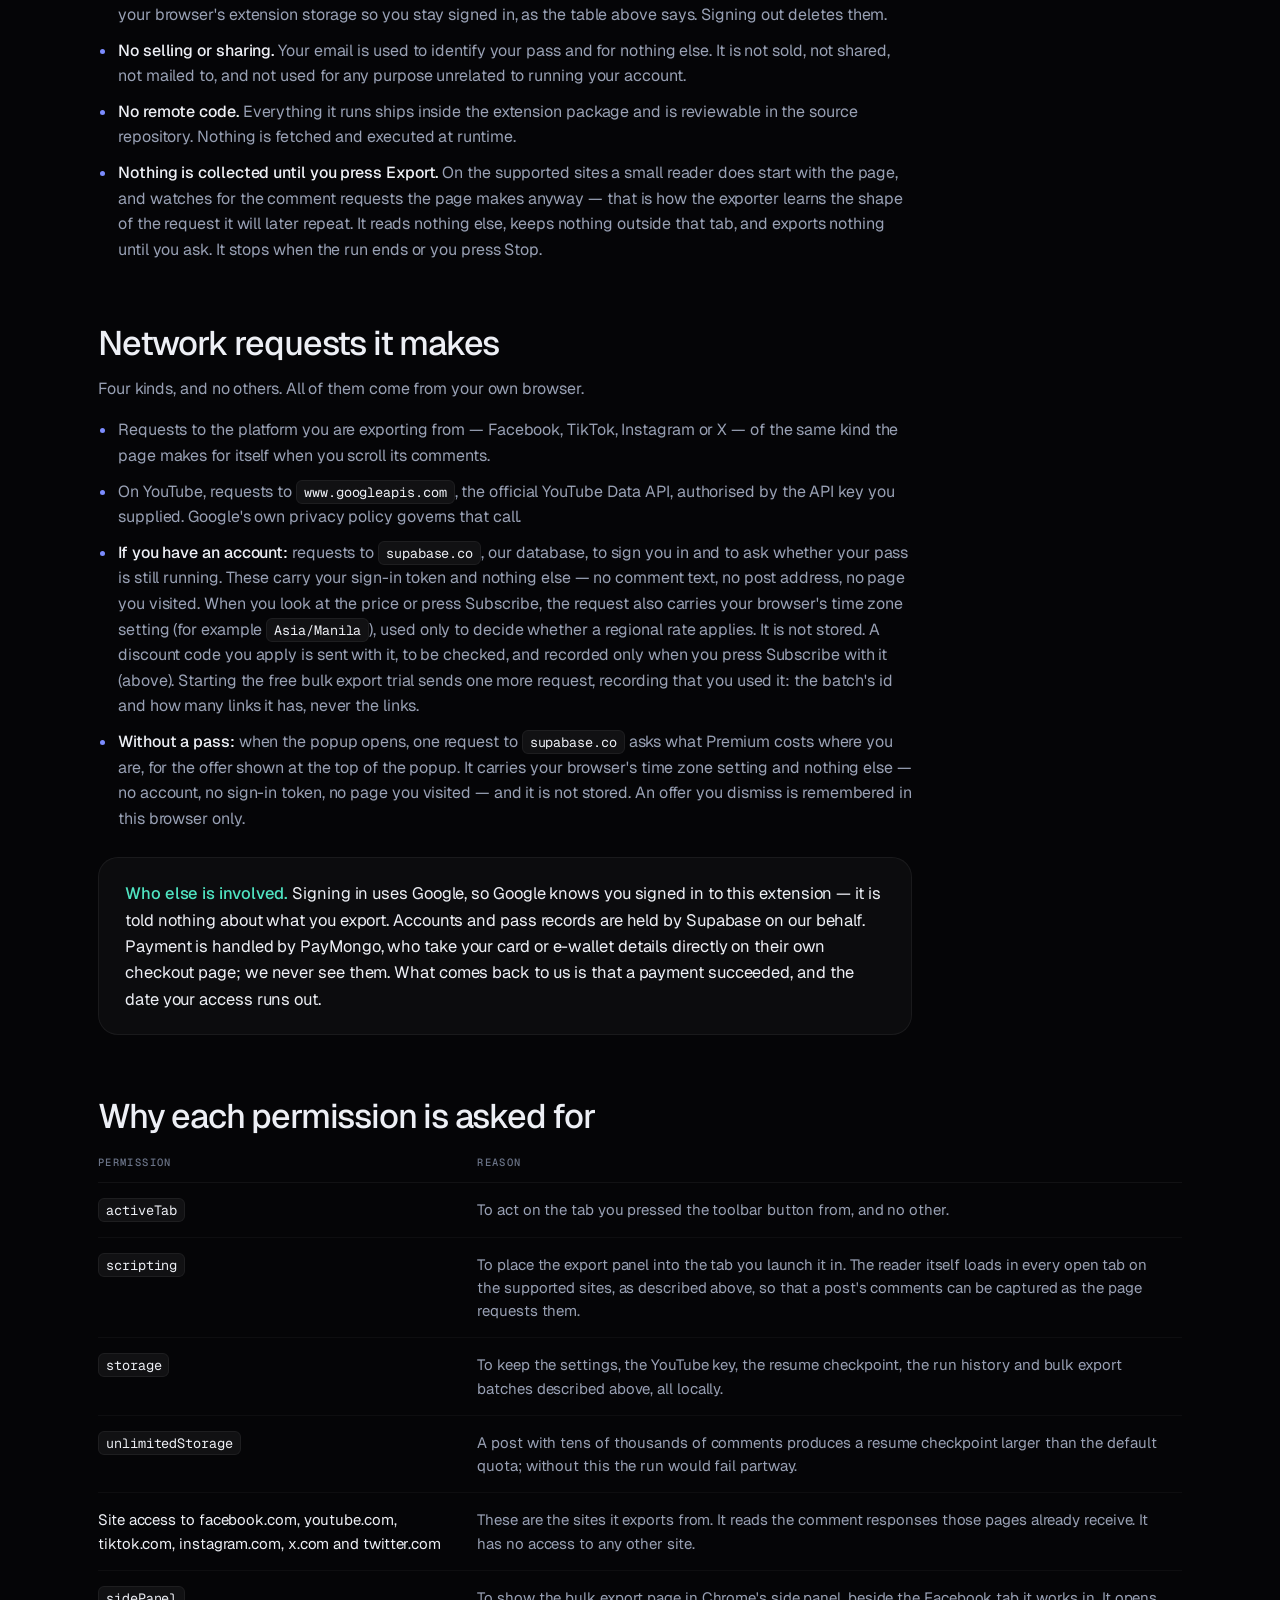
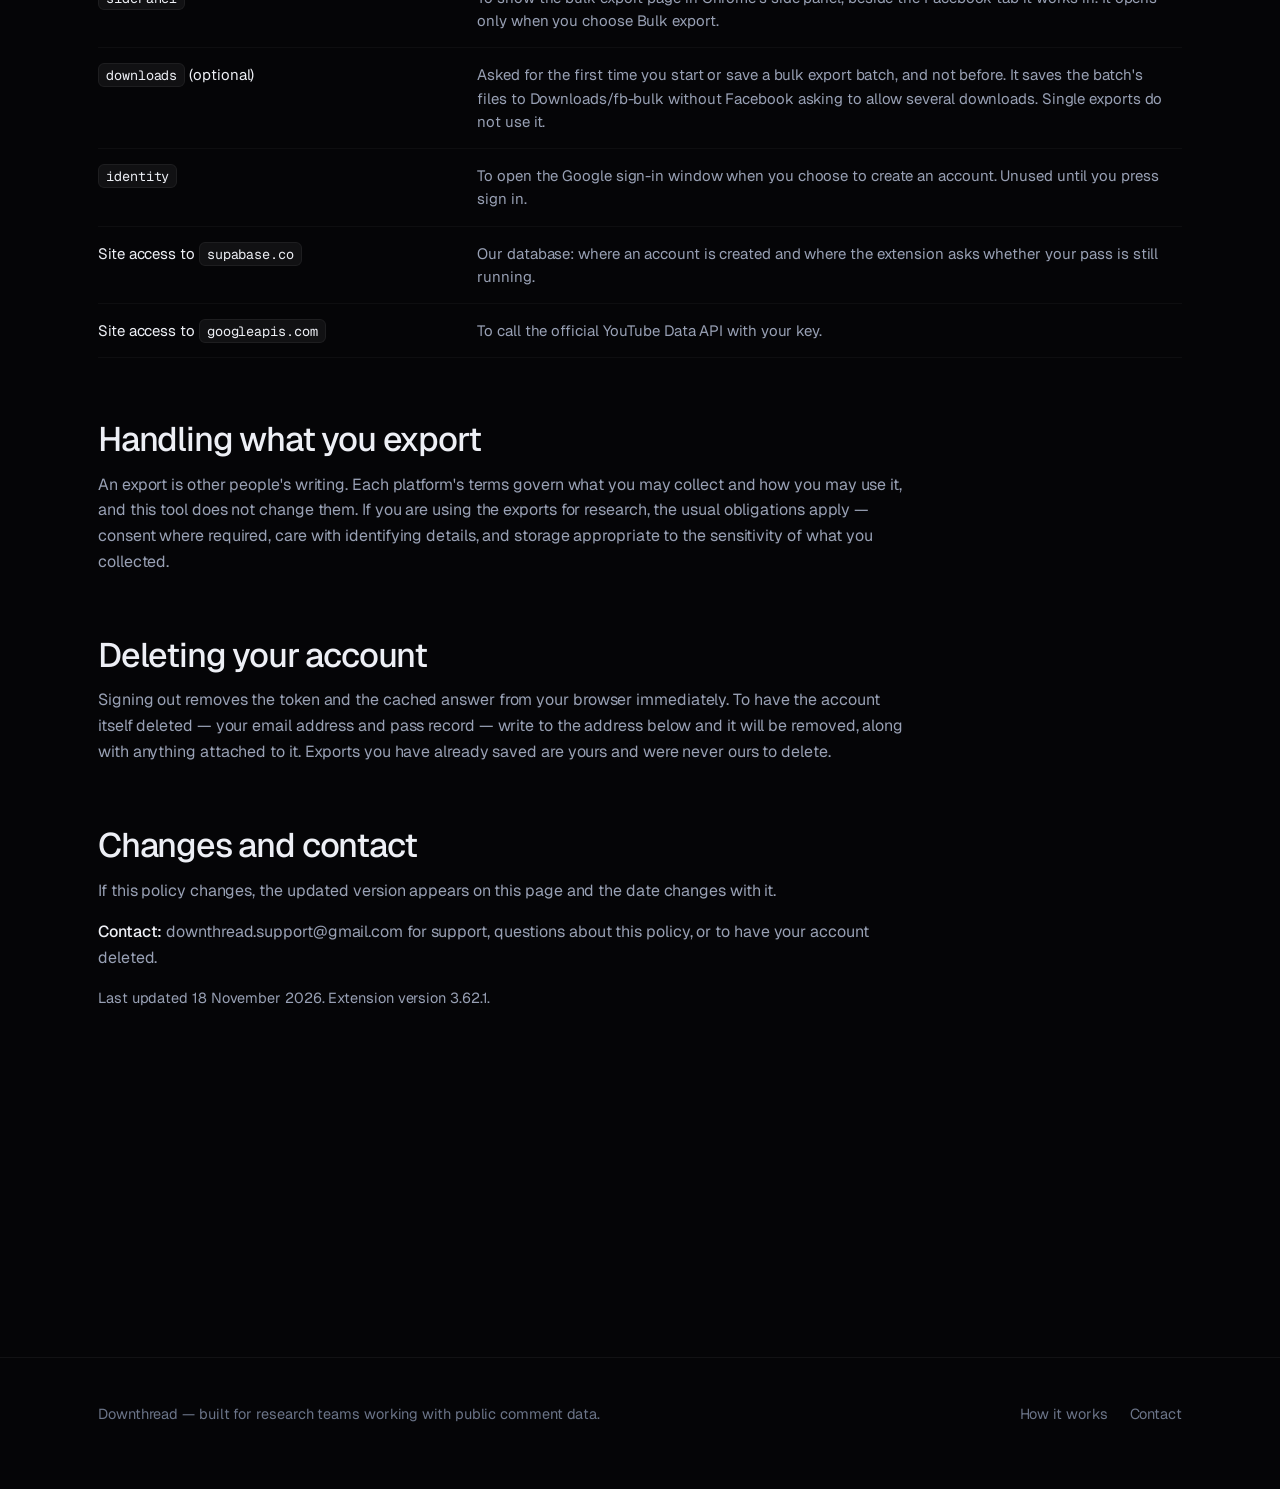
<file: privacy.html>
<!doctype html>
<html lang="en">
<head>
<meta charset="utf-8">
<meta name="viewport" content="width=device-width, initial-scale=1">
<title>Privacy — Downthread</title>
<meta name="description" content="Privacy policy for the Downthread Chrome extension: what it reads, what it stores, what it never does, and why it asks for each permission.">
<meta name="theme-color" content="#050507">
<link rel="icon" href="icon.png">
<link rel="preconnect" href="https://fonts.googleapis.com">
<link rel="preconnect" href="https://fonts.gstatic.com" crossorigin>
<link href="https://fonts.googleapis.com/css2?family=Geist:wght@300..600&family=Geist+Mono:wght@400;500&display=swap" rel="stylesheet">
<link rel="stylesheet" href="style.css">
</head>
<body>
<div class="mesh" aria-hidden="true"></div>
<div class="grain" aria-hidden="true"></div>

<div class="nav">
  <div class="nav-pill">
    <a class="brand" href="index.html"><img src="icon.png" alt=""> Downthread</a>
    <nav class="nav-links">
      <a href="index.html#how">How it works</a>
      <a href="index.html#data">What you get</a>
      <a href="index.html#limits">Limits</a>
      <a href="index.html#faq">FAQ</a>
    </nav>
    <a class="btn btn-primary" href="index.html#get">Install
      <span class="ico" aria-hidden="true"><svg viewBox="0 0 16 16" fill="none" stroke="currentColor" stroke-width="1.6" stroke-linecap="round" stroke-linejoin="round"><path d="M8 2v9m0 0 3.4-3.4M8 11 4.6 7.6M2.5 13.5h11"/></svg></span>
    </a>
    <button class="burger" aria-label="Menu" aria-expanded="false"><i></i><i></i></button>
  </div>
</div>

<div class="sheet">
  <a href="index.html#how">How it works</a>
  <a href="index.html#data">What you get</a>
  <a href="index.html#limits">Limits</a>
  <a href="index.html#faq">FAQ</a>
  <a href="index.html#get">Install</a>
</div>

<main class="wrap doc">
  <div class="rv">
    <span class="eyebrow"><span class="dot"></span> Privacy policy · 23 September 2026</span>
    <h1 class="h-lead" style="margin:26px 0 24px">Your exports never leave your browser.</h1>
    <p class="lede">The comments you export are read in the tab you already have open and written
      straight to your Downloads folder. They are never uploaded, never sent to us, and never seen
      by anyone but you.</p>
    <p class="lede" style="margin-top:18px">Two things do leave your browser, and this page is
      precise about both: the requests the extension makes to the platform you are exporting from,
      and — only if you create an account — your email address and whether you have a paid pass.</p>
  </div>

  <section style="padding-block:0" class="rv">
    <h2>What it reads</h2>
    <p>When you export a post, the extension reads the comment data that page is already receiving
      from its own site — the same responses your browser loads as you scroll. It works only inside
      your own signed-in session and only on the sites listed in its permissions. It cannot see
      anything you could not open yourself.</p>
    <p>To be exact about where it runs: its reader loads in every open tab on those sites, not only
      the one you are looking at, because a page's comment responses arrive as you scroll and cannot
      be captured after the fact. In a tab you never export from, what it sees is held in that tab's
      memory and goes when the tab does. Exporting, and the run history below, begin only when you
      start an export.</p>
    <p>The comments it reads contain other people's names, profile links and words. That information
      is assembled in the tab and written to the file you asked for. A copy of your most recent
      exports is also kept in your own browser, as your run history (below), until you delete it or
      newer exports replace it. It is never sent anywhere.</p>

    <h2>What it stores, and where</h2>
    <table class="tbl">
      <thead><tr><th>What</th><th>Where</th><th>Why</th></tr></thead>
      <tbody>
        <tr>
          <td>Your panel settings — format, replies on or off, speed</td>
          <td data-label="Where">Your browser's extension storage</td>
          <td data-label="Why">So the panel opens the way you left it.</td>
        </tr>
        <tr>
          <td>Your YouTube Data API key, if you use YouTube</td>
          <td data-label="Where">Your browser's extension storage</td>
          <td data-label="Why">It is your key, used to call YouTube directly. It is never sent
            anywhere but to YouTube's own API.</td>
        </tr>
        <tr>
          <td>A resume checkpoint for a long Facebook export</td>
          <td data-label="Where">Your browser's extension storage</td>
          <td data-label="Why">So a run interrupted after twenty minutes can continue instead of
            starting over.</td>
        </tr>
        <tr>
          <td>Your run history: your last 10 exports per platform — the post's address, when you
            exported it, and the comments themselves (authors, profile links, text, replies)</td>
          <td data-label="Where">Your browser's extension storage</td>
          <td data-label="Why">So you can download an export again or compare a re-run with the last
            one. It stays on this machine and is never sent anywhere. Older exports are dropped as new
            ones arrive; you can delete any of them from the panel.</td>
        </tr>
        <tr>
          <td>Bulk export batches: the links you pasted, each post's comments (kept until you start a new
            batch or press "Clear stored data", not only until the files are saved), a list of the posts
            earlier batches exported in full, and the id of a free trial batch while it is being started</td>
          <td data-label="Where">Your browser's extension storage</td>
          <td data-label="Why">So a batch survives closing its page and can be resumed, and so "Skip
            posts already exported" can work. Starting a new batch clears the last one's comments; "Clear
            stored data" and "Forget them" on the batch page clear the rest.</td>
        </tr>
        <tr>
          <td>Your account: email address and a user id</td>
          <td data-label="Where">Our database (Supabase), and your browser</td>
          <td data-label="Why">Only if you sign in. It is how a pass is attached to a
            person. Without an account nothing of yours is stored anywhere but your own machine.</td>
        </tr>
        <tr>
          <td>Whether a pass is running, and the date it ends; the same for the bulk export add-on</td>
          <td data-label="Where">Our database (Supabase)</td>
          <td data-label="Why">To answer one question the extension asks a few times a day: is
            this person paid up, and if not, what is their export limit.</td>
        </tr>
        <tr>
          <td>Whether you used the free bulk export trial: the id made for that batch (from the time it
            started and a random part), how many links it had (1 to 3), and when</td>
          <td data-label="Where">Our database (Supabase)</td>
          <td data-label="Why">The trial is one batch per account, so it has to be remembered somewhere
            other than your browser. The links themselves are not sent.</td>
        </tr>
        <tr>
          <td>If you subscribe with a discount code: the code, whether it is held for a checkout you opened
            or used by a payment, that checkout's id, and when</td>
          <td data-label="Where">Our database (Supabase)</td>
          <td data-label="Why">A code can be used by a limited number of accounts, once each, so its uses
            are counted on our side. A checkout left unpaid for an hour is closed and its hold released.</td>
        </tr>
        <tr>
          <td>Your Downthread sign-in (an access token and a refresh token), the last answer about your
            pass, a note that a checkout was opened, kept for at most a day, and, only if this browser
            refuses to remove a sign-in our server has ended, a short fingerprint of it (its account and sign-in session ids and
            times, never the token) so it is not used again, removed as soon as you sign in again or sign
            out in that browser (from sync storage, within two weeks at most). That fingerprint is also put in Chrome's sync storage, which Chrome copies to your other
            signed-in browsers if you use Chrome sync</td>
          <td data-label="Where">Your browser's extension storage</td>
          <td data-label="Why">So you are not asked to sign in repeatedly, and so an export still
            works when the network does not; the checkout note makes a purchase show within minutes.
            Signing out deletes all three.</td>
        </tr>
        <tr>
          <td>The exported CSV or JSON file</td>
          <td data-label="Where">Your Downloads folder</td>
          <td data-label="Why">It is the thing you asked for. Nothing sends a copy anywhere.</td>
        </tr>
      </tbody>
    </table>
    <div class="callout"><strong>Extension storage is private to the extension.</strong> The web pages
      you visit cannot read it. Removing the extension removes all of it, and you can clear the run
      history from the panel at any time.</div>

    <h2>What it does not do</h2>
    <ul class="bul">
      <li><strong>No comment ever leaves your machine.</strong> Not one line of exported text, not an
        author name, not a profile link, not a count. The account system carries your email and
        whether you have paid — it has no idea which posts you export, or that you exported
        anything at all, apart from one record that you used the free bulk export trial (above),
        which holds no links and no comments.</li>
      <li><strong>No tracking.</strong> No analytics, telemetry, crash reporting, cookies of its own,
        advertising or advertising identifiers. Your browsing is not recorded; the only addresses
        kept are those of the posts you chose to export, in your own run history and in a bulk export
        batch you started, both in your own browser.</li>
      <li><strong>No account required to use it.</strong> Signed out, the extension exports up to
        200 comments per post and stores nothing off your machine. An account exists to lift that
        limit and to hold the bulk export add-on or its free trial, and for nothing else.</li>
      <li><strong>It never asks for a password, and never stores a credential for the sites you export
        from.</strong> To ask a
        platform for the next page of comments, the exporter re-sends that page's own request, which
        means the session fields the page put in it — Facebook's <code>fb_dtsg</code>, X's request
        headers, and their equivalents elsewhere — are held in the tab's memory while the export
        runs, and discarded with the tab. They are never written to disk, never put in an export,
        and never sent anywhere but back to the platform that issued them. Your password and your
        login cookie are never read at all. The one credential it does keep is its own: if you sign in
        to Downthread, the access and refresh tokens of that sign-in (issued by Supabase, through Google)
        are stored in your browser's extension storage so you stay signed in, as the table above says.
        Signing out deletes them.</li>
      <li><strong>No selling or sharing.</strong> Your email is used to identify your pass
        and for nothing else. It is not sold, not shared, not mailed to, and not used for any
        purpose unrelated to running your account.</li>
      <li><strong>No remote code.</strong> Everything it runs ships inside the extension package and
        is reviewable in the source repository. Nothing is fetched and executed at runtime.</li>
      <li><strong>Nothing is collected until you press Export.</strong> On the supported sites a
        small reader does start with the page, and watches for the comment requests the page makes
        anyway — that is how the exporter learns the shape of the request it will later repeat. It
        reads nothing else, keeps nothing outside that tab, and exports nothing until you ask. It
        stops when the run ends or you press Stop.</li>
    </ul>

    <h2>Network requests it makes</h2>
    <p>Four kinds, and no others. All of them come from your own browser.</p>
    <ul class="bul">
      <li>Requests to the platform you are exporting from — Facebook, TikTok, Instagram or X — of the
        same kind the page makes for itself when you scroll its comments.</li>
      <li>On YouTube, requests to <code>www.googleapis.com</code>, the official YouTube Data API,
        authorised by the API key you supplied. Google's own privacy policy governs that call.</li>
      <li><strong>If you have an account:</strong> requests to <code>supabase.co</code>, our
        database, to sign you in and to ask whether your pass is still running. These carry your
        sign-in token and nothing else — no comment text, no post address, no page you visited.
        When you look at the price or press Subscribe, the request also carries your browser's time
        zone setting (for example <code>Asia/Manila</code>), used only to decide whether a regional
        rate applies. It is not stored. A discount code you apply is sent with it, to be checked, and
        recorded only when you press Subscribe with it (above). Starting the free bulk export trial sends one more request,
        recording that you used it: the batch's id and how many links it has, never the links.</li>
      <li><strong>Without a pass:</strong> when the popup opens, one request to <code>supabase.co</code>
        asks what Premium costs where you are, for the offer shown at the top of the popup. It carries
        your browser's time zone setting and nothing else — no account, no sign-in token, no page you
        visited — and it is not stored. An offer you dismiss is remembered in this browser only.</li>
    </ul>
    <div class="callout"><strong>Who else is involved.</strong> Signing in uses Google, so Google
      knows you signed in to this extension — it is told nothing about what you export. Accounts and
      pass records are held by <a href="https://supabase.com/privacy">Supabase</a> on our
      behalf. Payment is handled by <a href="https://www.paymongo.com/privacy">PayMongo</a>, who take your
      card or e-wallet details directly on their own checkout page; we never see them. What comes
      back to us is that a payment succeeded, and the date your access runs out.</div>

    <h2>Why each permission is asked for</h2>
    <table class="tbl">
      <thead><tr><th>Permission</th><th>Reason</th></tr></thead>
      <tbody>
        <tr><td><code>activeTab</code></td>
          <td data-label="Reason">To act on the tab you pressed the toolbar button from, and no other.</td></tr>
        <tr><td><code>scripting</code></td>
          <td data-label="Reason">To place the export panel into the tab you launch it in. The reader
            itself loads in every open tab on the supported sites, as described above, so that a post's
            comments can be captured as the page requests them.</td></tr>
        <tr><td><code>storage</code></td>
          <td data-label="Reason">To keep the settings, the YouTube key, the resume checkpoint, the
            run history and bulk export batches described above, all locally.</td></tr>
        <tr><td><code>unlimitedStorage</code></td>
          <td data-label="Reason">A post with tens of thousands of comments produces a resume
            checkpoint larger than the default quota; without this the run would fail partway.</td></tr>
        <tr><td>Site access to facebook.com, youtube.com, tiktok.com, instagram.com, x.com and
            twitter.com</td>
          <td data-label="Reason">These are the sites it exports from. It reads the comment responses
            those pages already receive. It has no access to any other site.</td></tr>
        <tr><td><code>sidePanel</code></td>
          <td data-label="Reason">To show the bulk export page in Chrome's side panel, beside the Facebook
            tab it works in. It opens only when you choose Bulk export.</td></tr>
        <tr><td><code>downloads</code> (optional)</td>
          <td data-label="Reason">Asked for the first time you start or save a bulk export batch, and
            not before. It saves the batch's files to Downloads/fb-bulk without Facebook asking to allow
            several downloads. Single exports do not use it.</td></tr>
        <tr><td><code>identity</code></td>
          <td data-label="Reason">To open the Google sign-in window when you choose to create an
            account. Unused until you press sign in.</td></tr>
        <tr><td>Site access to <code>supabase.co</code></td>
          <td data-label="Reason">Our database: where an account is created and where the extension
            asks whether your pass is still running.</td></tr>
        <tr><td>Site access to <code>googleapis.com</code></td>
          <td data-label="Reason">To call the official YouTube Data API with your key.</td></tr>
      </tbody>
    </table>

    <h2>Handling what you export</h2>
    <p>An export is other people's writing. Each platform's terms govern what you may collect and how
      you may use it, and this tool does not change them. If you are using the exports for research,
      the usual obligations apply — consent where required, care with identifying details, and storage
      appropriate to the sensitivity of what you collected.</p>

    <h2>Deleting your account</h2>
    <p>Signing out removes the token and the cached answer from your browser immediately. To have
      the account itself deleted — your email address and pass record — write to the address
      below and it will be removed, along with anything attached to it. Exports you have already
      saved are yours and were never ours to delete.</p>

    <h2 id="contact">Changes and contact</h2>
    <p>If this policy changes, the updated version appears on this page and the date changes with it.</p>
    <p><strong>Contact:</strong> <a href="mailto:downthread.support@gmail.com">downthread.support@gmail.com</a>
      for support, questions about this policy, or to have your account deleted.</p>
    <p class="dim" style="font-size:14.5px">Last updated 18 November 2026. Extension version 3.62.1.</p>
  </section>
</main>

<footer>
  <div class="wrap foot">
    <div>Downthread — built for research teams working with public comment data.</div>
    <nav>
      <a href="index.html">How it works</a>
      <a href="privacy.html#contact">Contact</a>
    </nav>
  </div>
</footer>

<script src="app.js"></script>
</body>
</html>
</file>
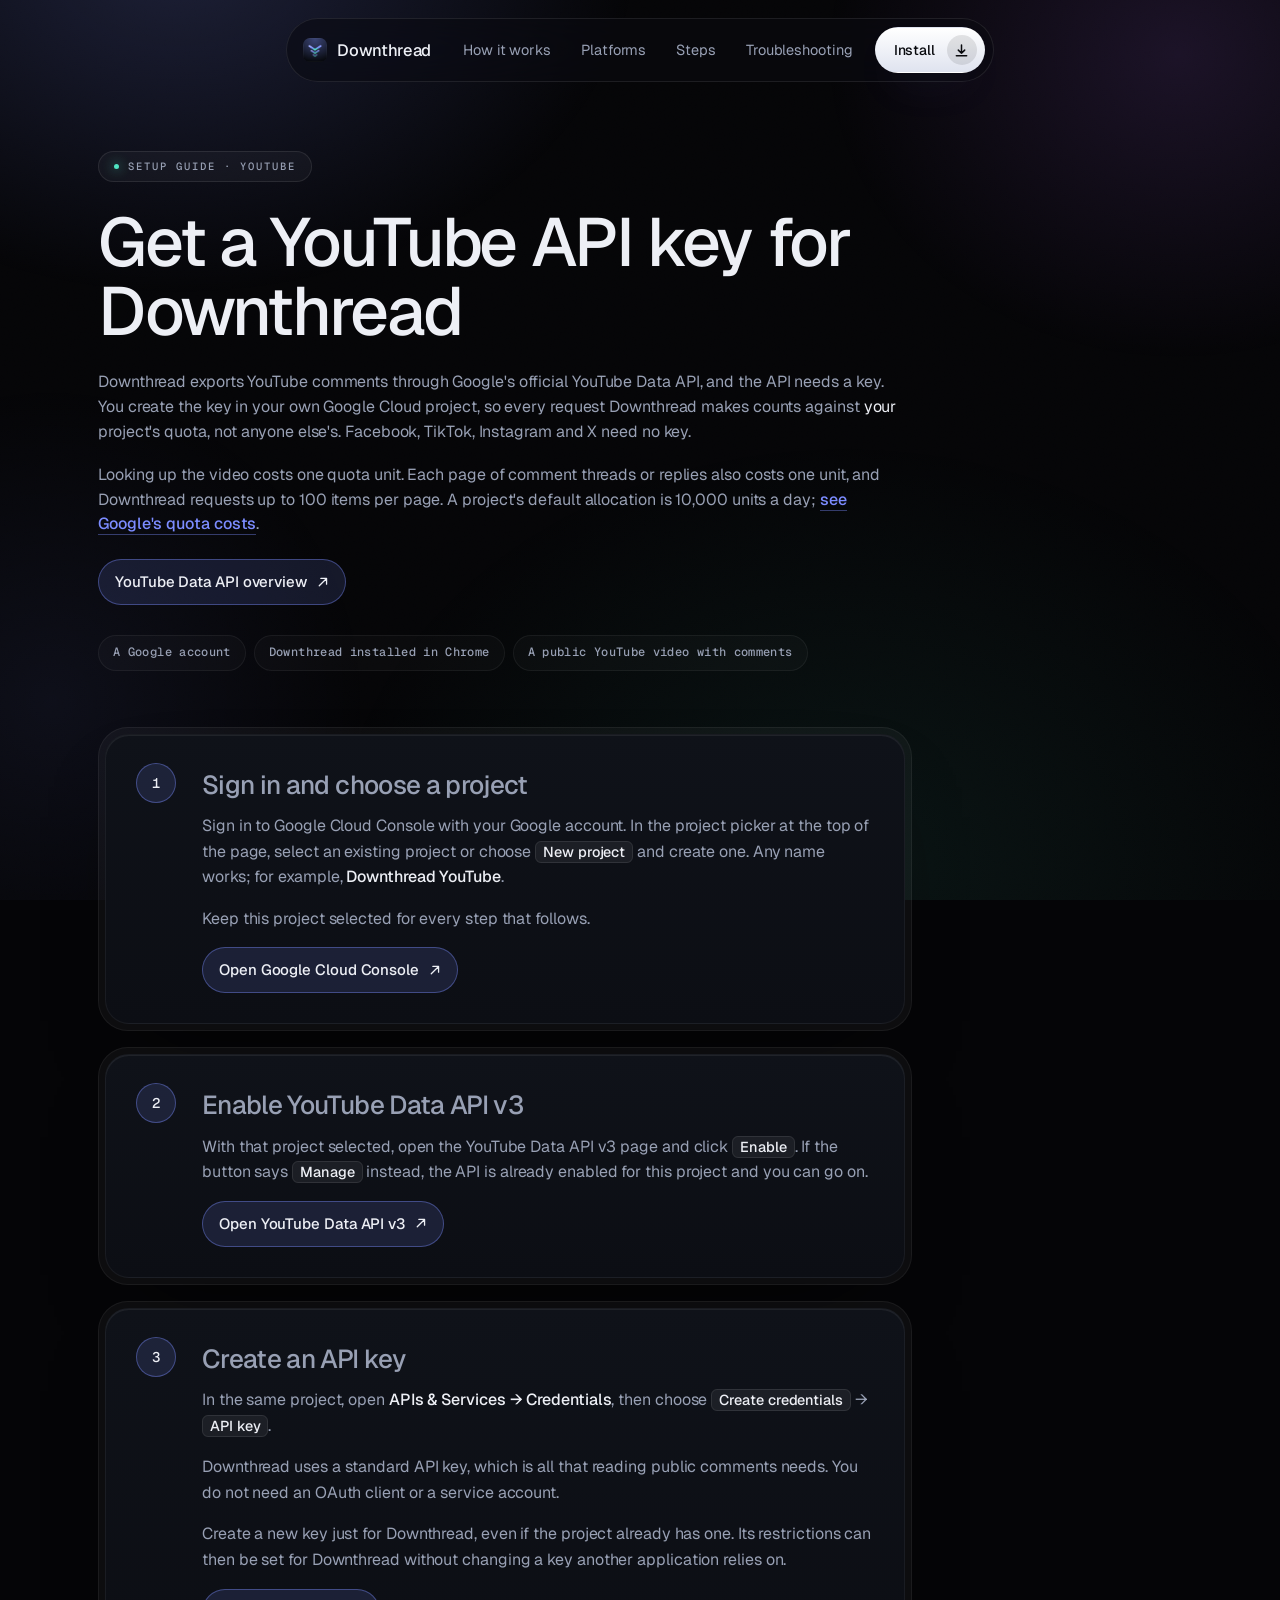
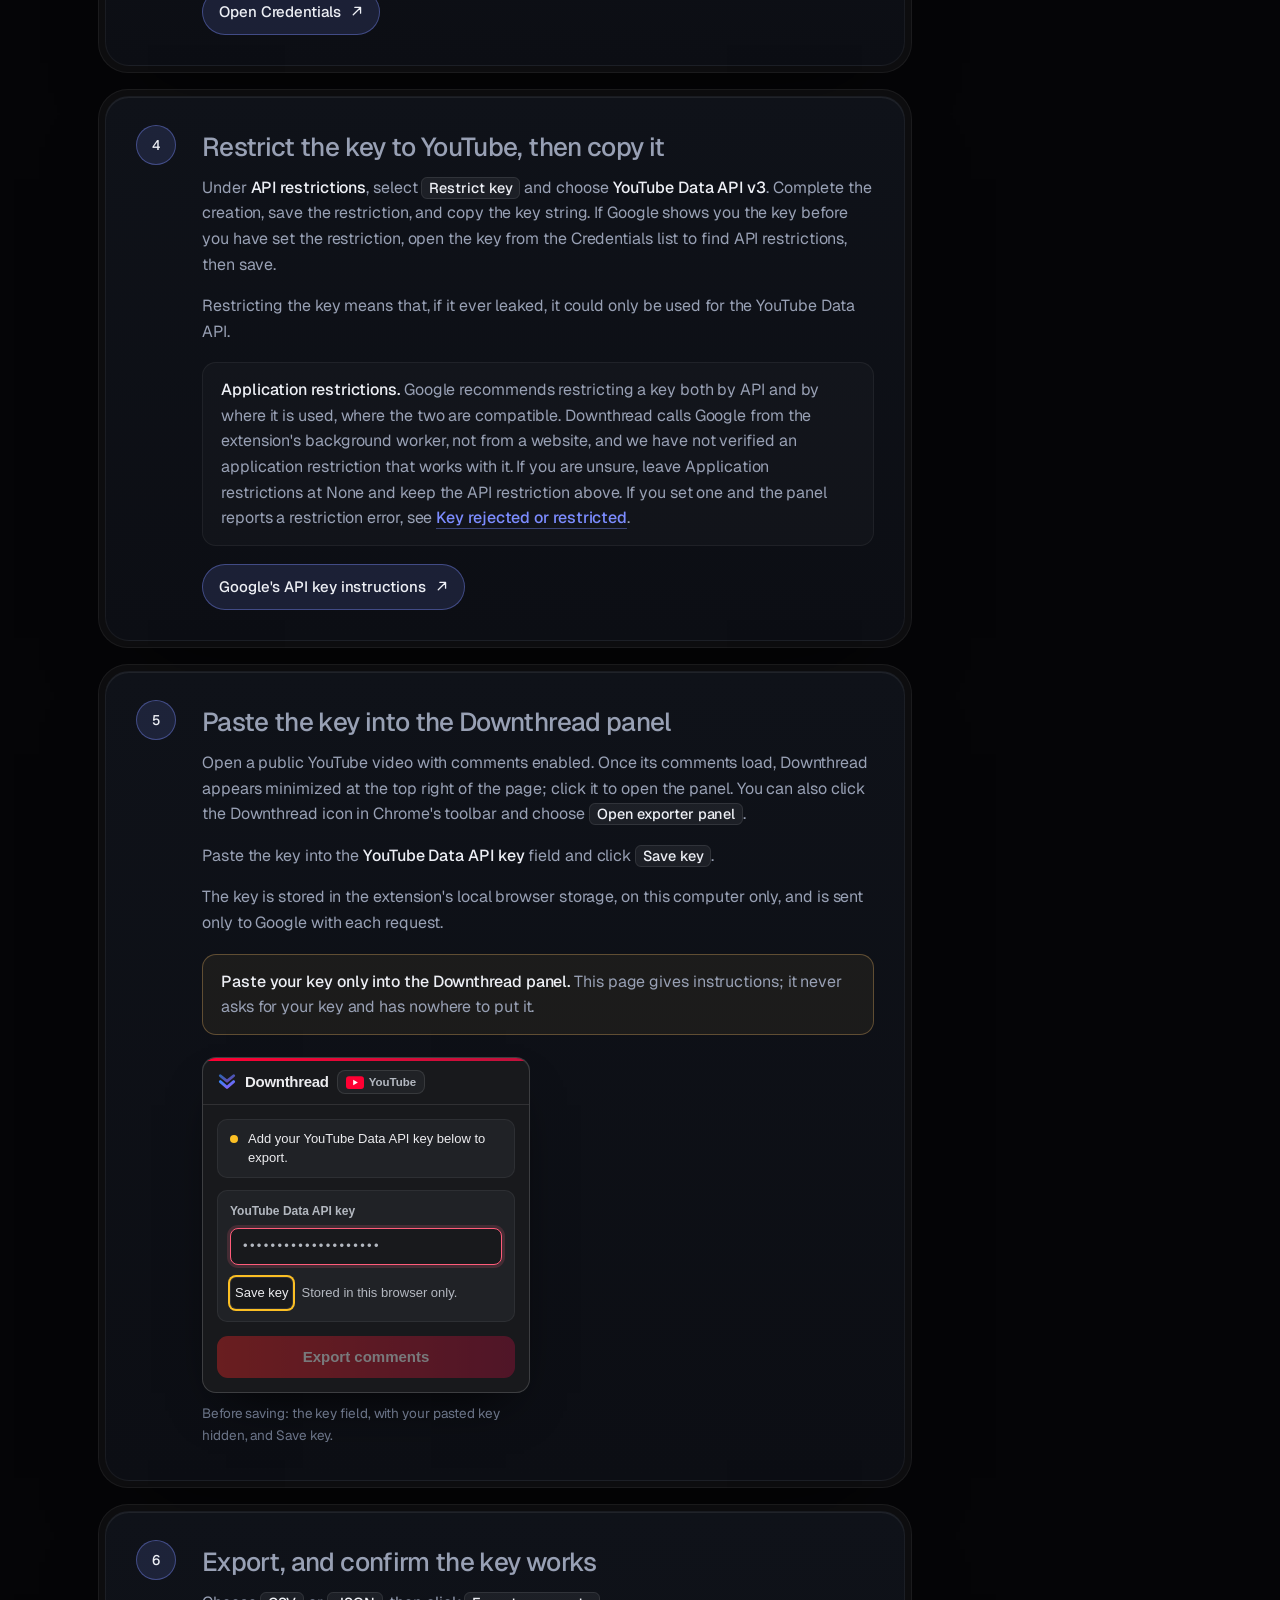
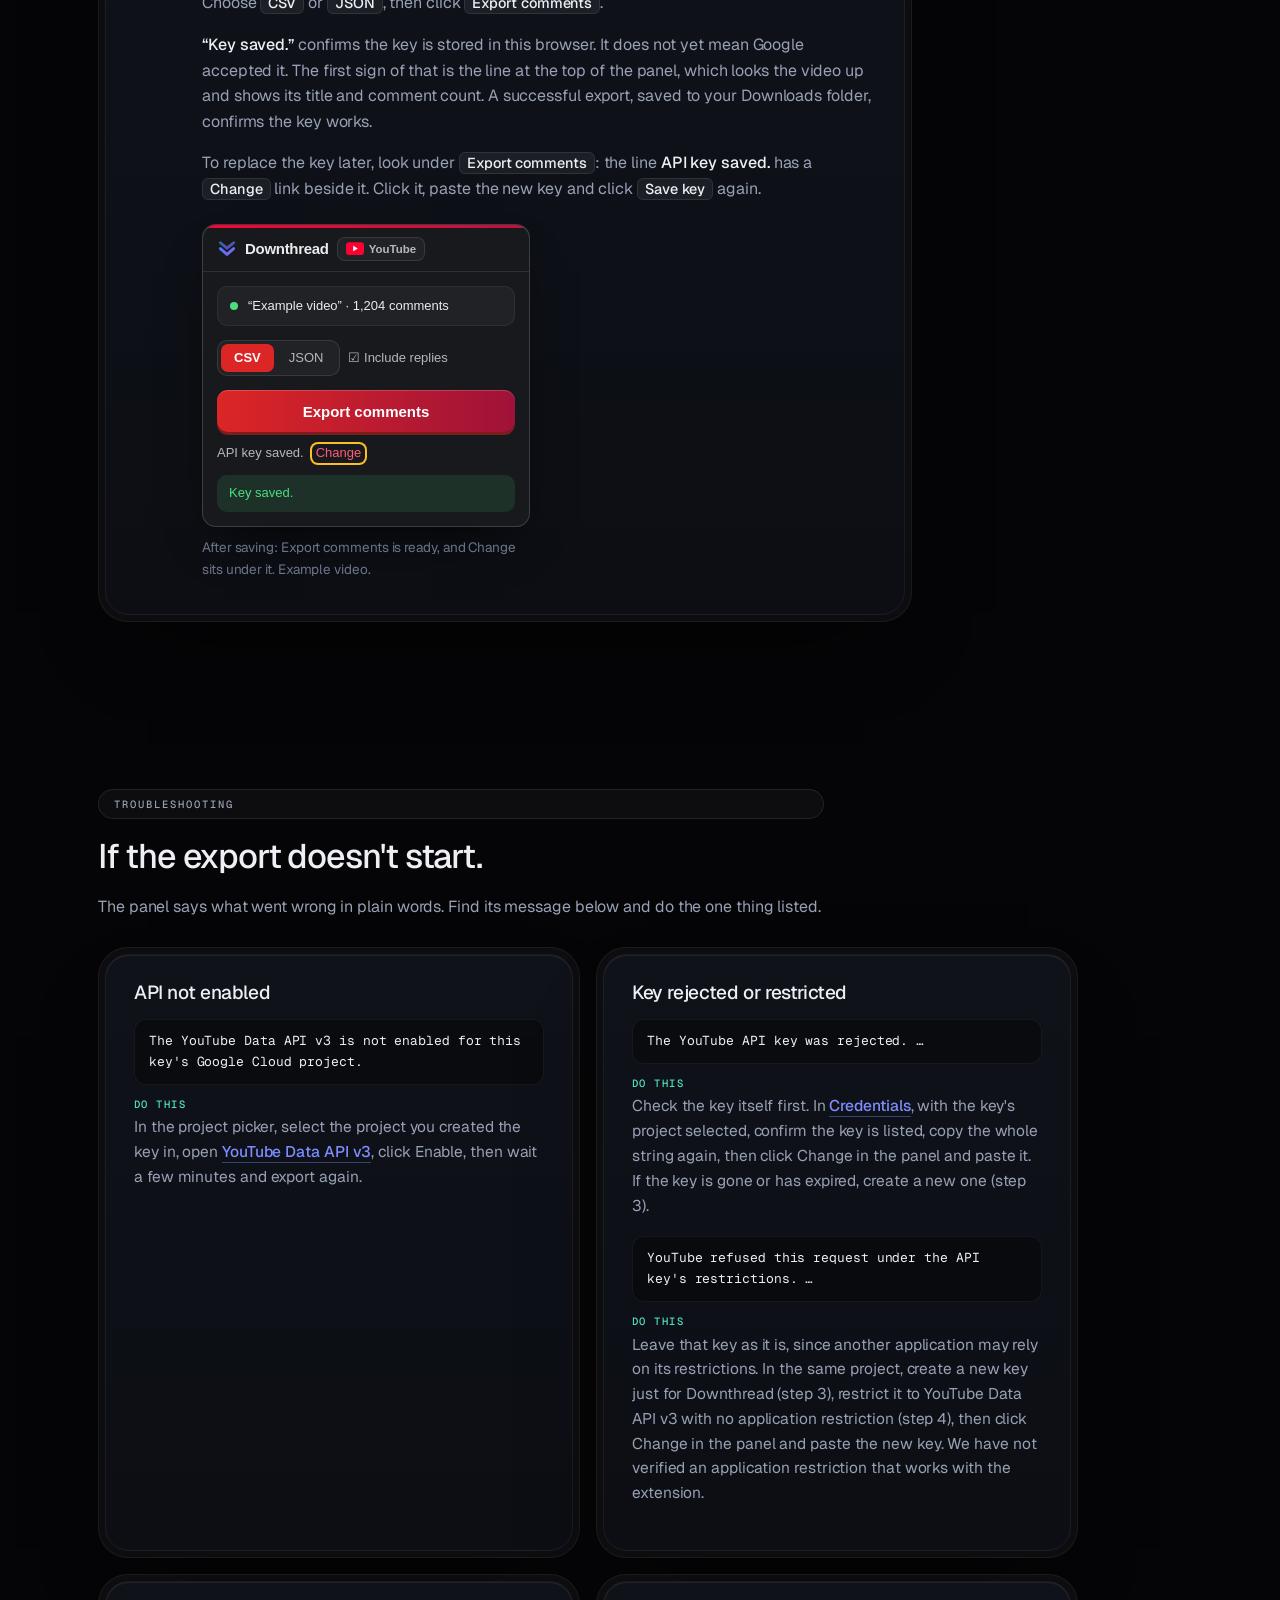
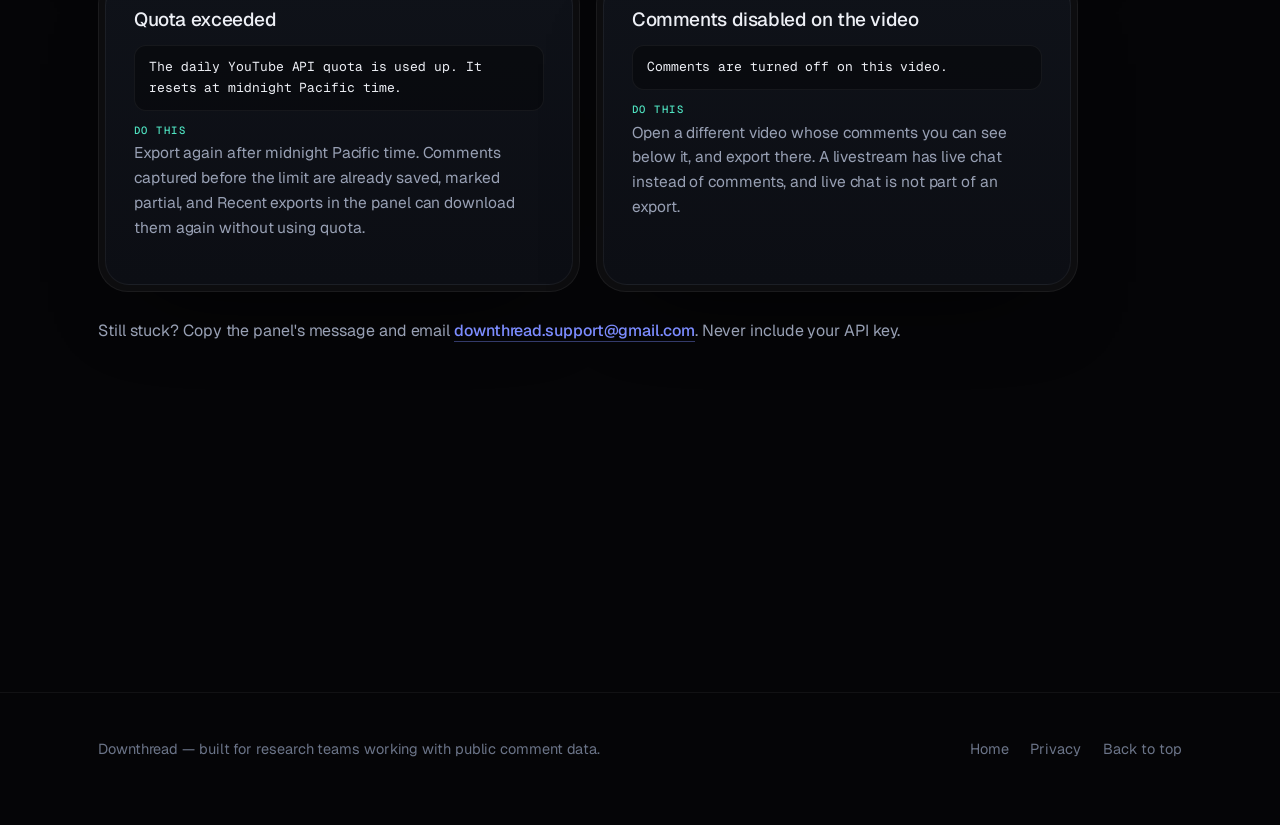
<file: youtube-api-key.html>
<!doctype html>
<html lang="en">
<head>
<meta charset="utf-8">
<meta name="viewport" content="width=device-width, initial-scale=1">
<title>Get a YouTube API key for Downthread</title>
<meta name="description" content="Six steps from no key to your first YouTube comment export: create a Google Cloud project, enable YouTube Data API v3, create and restrict an API key, and save it in the Downthread panel.">
<meta name="theme-color" content="#050507">
<link rel="icon" href="icon.png">
<link rel="preconnect" href="https://fonts.googleapis.com">
<link rel="preconnect" href="https://fonts.gstatic.com" crossorigin>
<link href="https://fonts.googleapis.com/css2?family=Geist:wght@300..600&family=Geist+Mono:wght@400;500&display=swap" rel="stylesheet">
<link rel="stylesheet" href="style.css">
</head>
<body>
<div class="mesh" aria-hidden="true"></div>
<div class="grain" aria-hidden="true"></div>

<div class="nav">
  <div class="nav-pill">
    <a class="brand" href="index.html"><img src="icon.png" alt=""> Downthread</a>
    <nav class="nav-links">
      <a href="index.html#how">How it works</a>
      <a href="index.html#platforms">Platforms</a>
      <a href="#steps">Steps</a>
      <a href="#trouble">Troubleshooting</a>
    </nav>
    <a class="btn btn-primary" href="index.html#get">Install
      <span class="ico" aria-hidden="true"><svg viewBox="0 0 16 16" fill="none" stroke="currentColor" stroke-width="1.6" stroke-linecap="round" stroke-linejoin="round"><path d="M8 2v9m0 0 3.4-3.4M8 11 4.6 7.6M2.5 13.5h11"/></svg></span>
    </a>
    <button class="burger" aria-label="Menu" aria-expanded="false"><i></i><i></i></button>
  </div>
</div>

<div class="sheet">
  <a href="index.html#how">How it works</a>
  <a href="index.html#platforms">Platforms</a>
  <a href="#steps">Steps</a>
  <a href="#trouble">Troubleshooting</a>
  <a href="index.html#get">Install</a>
</div>

<main class="wrap doc" id="top">
  <div class="rv">
    <span class="eyebrow"><span class="dot"></span> Setup guide · YouTube</span>
    <h1 class="h-lead" style="margin:26px 0 24px">Get a YouTube API key for Downthread</h1>
    <p class="lede">Downthread exports YouTube comments through Google's official YouTube Data API,
      and the API needs a key. You create the key in your own Google Cloud project, so every request
      Downthread makes counts against <em style="font-style:normal;color:var(--fg)">your</em>
      project's quota, not anyone else's. Facebook, TikTok, Instagram and X need no key.</p>
    <p class="lede" style="margin-top:18px">Looking up the video costs one quota unit. Each page of
      comment threads or replies also costs one unit, and Downthread requests up to 100 items per
      page. A project's default allocation is 10,000 units a day;
      <a class="guide-link" href="https://developers.google.com/youtube/v3/determine_quota_cost" target="_blank" rel="noopener">see Google's quota costs<span class="sr"> (opens in a new tab)</span></a>.</p>
    <div class="links" style="margin-top:22px">
      <a class="ext" href="https://developers.google.com/youtube/v3/getting-started" target="_blank" rel="noopener">YouTube Data API overview
        <svg viewBox="0 0 16 16" fill="none" stroke="currentColor" stroke-width="1.6" stroke-linecap="round" stroke-linejoin="round" aria-hidden="true"><path d="M6 3h7v7M13 3 4 12"/></svg><span class="sr">(opens in a new tab)</span></a>
    </div>
    <ul class="need" aria-label="Before you start">
      <li>A Google account</li>
      <li>Downthread installed in Chrome</li>
      <li>A public YouTube video with comments</li>
    </ul>
  </div>

  <ol class="gsteps" id="steps">
    <li class="shell rv" id="step-1"><div class="core gstep">
      <span class="num" aria-hidden="true">1</span>
      <div>
        <h2>Sign in and choose a project</h2>
        <p>Sign in to Google Cloud Console with your Google account. In the project picker at the top
          of the page, select an existing project or choose <span class="ui">New project</span> and
          create one. Any name works; for example, <strong>Downthread YouTube</strong>.</p>
        <p>Keep this project selected for every step that follows.</p>
        <div class="links"><a class="ext" href="https://console.cloud.google.com/" target="_blank" rel="noopener">Open Google Cloud Console
          <svg viewBox="0 0 16 16" fill="none" stroke="currentColor" stroke-width="1.6" stroke-linecap="round" stroke-linejoin="round" aria-hidden="true"><path d="M6 3h7v7M13 3 4 12"/></svg><span class="sr">(opens in a new tab)</span></a></div>
      </div>
    </div></li>

    <li class="shell rv" id="step-2"><div class="core gstep">
      <span class="num" aria-hidden="true">2</span>
      <div>
        <h2>Enable YouTube Data API v3</h2>
        <p>With that project selected, open the YouTube Data API v3 page and click
          <span class="ui">Enable</span>. If the button says <span class="ui">Manage</span> instead,
          the API is already enabled for this project and you can go on.</p>
        <div class="links"><a class="ext" href="https://console.cloud.google.com/apis/library/youtube.googleapis.com" target="_blank" rel="noopener">Open YouTube Data API v3
          <svg viewBox="0 0 16 16" fill="none" stroke="currentColor" stroke-width="1.6" stroke-linecap="round" stroke-linejoin="round" aria-hidden="true"><path d="M6 3h7v7M13 3 4 12"/></svg><span class="sr">(opens in a new tab)</span></a></div>
      </div>
    </div></li>

    <li class="shell rv" id="step-3"><div class="core gstep">
      <span class="num" aria-hidden="true">3</span>
      <div>
        <h2>Create an API key</h2>
        <p>In the same project, open <strong>APIs &amp; Services → Credentials</strong>, then choose
          <span class="ui">Create credentials</span> → <span class="ui">API key</span>.</p>
        <p>Downthread uses a standard API key, which is all that reading public comments needs. You do
          not need an OAuth client or a service account.</p>
        <p>Create a new key just for Downthread, even if the project already has one. Its restrictions
          can then be set for Downthread without changing a key another application relies on.</p>
        <div class="links"><a class="ext" href="https://console.cloud.google.com/apis/credentials" target="_blank" rel="noopener">Open Credentials
          <svg viewBox="0 0 16 16" fill="none" stroke="currentColor" stroke-width="1.6" stroke-linecap="round" stroke-linejoin="round" aria-hidden="true"><path d="M6 3h7v7M13 3 4 12"/></svg><span class="sr">(opens in a new tab)</span></a></div>
      </div>
    </div></li>

    <li class="shell rv" id="step-4"><div class="core gstep">
      <span class="num" aria-hidden="true">4</span>
      <div>
        <h2>Restrict the key to YouTube, then copy it</h2>
        <p>Under <strong>API restrictions</strong>, select <span class="ui">Restrict key</span> and
          choose <strong>YouTube Data API v3</strong>. Complete the creation, save the restriction, and
          copy the key string. If Google shows you the key before you have set the restriction, open
          the key from the Credentials list to find API restrictions, then save.</p>
        <p>Restricting the key means that, if it ever leaked, it could only be used for the YouTube
          Data API.</p>
        <p class="note"><b>Application restrictions.</b> Google recommends restricting a key both
          by API and by where it is used, where the two are compatible. Downthread calls Google from the
          extension's background worker, not from a website, and we have not verified an application
          restriction that works with it. If you are unsure, leave Application restrictions at None and
          keep the API restriction above. If you set one and the panel reports a restriction error, see
          <a class="guide-link" href="#fix-key">Key rejected or restricted</a>.</p>
        <div class="links" style="margin-top:18px"><a class="ext" href="https://cloud.google.com/docs/authentication/api-keys" target="_blank" rel="noopener">Google's API key instructions
          <svg viewBox="0 0 16 16" fill="none" stroke="currentColor" stroke-width="1.6" stroke-linecap="round" stroke-linejoin="round" aria-hidden="true"><path d="M6 3h7v7M13 3 4 12"/></svg><span class="sr">(opens in a new tab)</span></a></div>
      </div>
    </div></li>

    <li class="shell rv" id="step-5"><div class="core gstep">
      <span class="num" aria-hidden="true">5</span>
      <div>
        <h2>Paste the key into the Downthread panel</h2>
        <p>Open a public YouTube video with comments enabled. Once its comments load, Downthread
          appears minimized at the top right of the page; click it to open the panel. You can also
          click the Downthread icon in Chrome's toolbar and choose
          <span class="ui">Open exporter panel</span>.</p>
        <p>Paste the key into the <strong>YouTube Data API key</strong> field and click
          <span class="ui">Save key</span>.</p>
        <p>The key is stored in the extension's local browser storage, on this computer only, and is
          sent only to Google with each request.</p>
        <p class="note warn"><b>Paste your key only into the Downthread panel.</b> This page gives
          instructions; it never asks for your key and has nowhere to put it.</p>
        <div class="kps">
          <figure>
            <div class="kp" aria-hidden="true">
              <div class="pn-h">
                <svg class="mark" viewBox="0 0 24 24"><defs><linearGradient id="g-mark-a" x1="0" y1="0" x2="1" y2="1"><stop offset="0" stop-color="#3b82f6"/><stop offset="1" stop-color="#8b5cf6"/></linearGradient></defs><path d="M4 4.5l8 6.5 8-6.5" fill="none" stroke="url(#g-mark-a)" stroke-width="3.4" stroke-linecap="round" stroke-linejoin="round" opacity=".7"/><path d="M4 11.5l8 7 8-7" fill="none" stroke="url(#g-mark-a)" stroke-width="3.4" stroke-linecap="round" stroke-linejoin="round"/></svg>
                <b>Downthread</b><span class="pn-pf" style="display:inline-flex;gap:5px;align-items:center"><svg class="yt" viewBox="0 0 24 17"><rect width="24" height="17" rx="4" fill="#ff0033"/><path d="M9.6 4.8v7.4l6.2-3.7z" fill="#fff"/></svg>YouTube</span>
              </div>
              <div class="kp-b">
                <div class="ready"><i></i><span>Add your YouTube Data API key below to export.</span></div>
                <div class="card">
                  <div class="lbl">YouTube Data API key</div>
                  <div class="inp">••••••••••••••••••••</div>
                  <div class="row"><span class="ghost ring">Save key</span><span class="k">Stored in this browser only.</span></div>
                </div>
                <div class="go off">Export comments</div>
              </div>
            </div>
            <figcaption>Before saving: the key field, with your pasted key hidden, and Save key.</figcaption>
          </figure>
        </div>
      </div>
    </div></li>

    <li class="shell rv" id="step-6"><div class="core gstep">
      <span class="num" aria-hidden="true">6</span>
      <div>
        <h2>Export, and confirm the key works</h2>
        <p>Choose <span class="ui">CSV</span> or <span class="ui">JSON</span>, then click
          <span class="ui">Export comments</span>.</p>
        <p><strong>“Key saved.”</strong> confirms the key is stored in this browser. It does not yet
          mean Google accepted it. The first sign of that is the line at the top of the panel, which
          looks the video up and shows its title and comment count. A successful export, saved to your
          Downloads folder, confirms the key works.</p>
        <p>To replace the key later, look under <span class="ui">Export comments</span>: the line
          <strong>API key saved.</strong> has a <span class="ui">Change</span> link beside it. Click it,
          paste the new key and click <span class="ui">Save key</span> again.</p>
        <div class="kps">
          <figure>
            <div class="kp" aria-hidden="true">
              <div class="pn-h">
                <svg class="mark" viewBox="0 0 24 24"><defs><linearGradient id="g-mark-b" x1="0" y1="0" x2="1" y2="1"><stop offset="0" stop-color="#3b82f6"/><stop offset="1" stop-color="#8b5cf6"/></linearGradient></defs><path d="M4 4.5l8 6.5 8-6.5" fill="none" stroke="url(#g-mark-b)" stroke-width="3.4" stroke-linecap="round" stroke-linejoin="round" opacity=".7"/><path d="M4 11.5l8 7 8-7" fill="none" stroke="url(#g-mark-b)" stroke-width="3.4" stroke-linecap="round" stroke-linejoin="round"/></svg>
                <b>Downthread</b><span class="pn-pf" style="display:inline-flex;gap:5px;align-items:center"><svg class="yt" viewBox="0 0 24 17"><rect width="24" height="17" rx="4" fill="#ff0033"/><path d="M9.6 4.8v7.4l6.2-3.7z" fill="#fff"/></svg>YouTube</span>
              </div>
              <div class="kp-b">
                <div class="ready ok"><i></i><span>“Example video” · 1,204 comments</span></div>
                <div class="row" style="margin-top:14px"><div class="seg"><span class="on">CSV</span><span>JSON</span></div><span class="k">☑ Include replies</span></div>
                <div class="go">Export comments</div>
                <div class="row"><span class="k">API key saved.</span><span class="lnk ring">Change</span></div>
                <div class="msg">Key saved.</div>
              </div>
            </div>
            <figcaption>After saving: Export comments is ready, and Change sits under it. Example video.</figcaption>
          </figure>
        </div>
      </div>
    </div></li>
  </ol>

  <section id="trouble" style="padding-block:var(--sect) 0">
    <div class="sect-head rv" style="margin-bottom:0">
      <span class="eyebrow">Troubleshooting</span>
      <h2 style="margin:0">If the export doesn't start.</h2>
      <p class="lede">The panel says what went wrong in plain words. Find its message below and do the
        one thing listed.</p>
    </div>

    <div class="fixes">
      <div class="shell rv" id="fix-api"><div class="core fix">
        <h3>API not enabled</h3>
        <p class="says">The YouTube Data API v3 is not enabled for this key's Google Cloud project.</p>
        <p><span class="do">Do this</span> In the project picker, select the project you created the key
          in, open <a class="guide-link" href="https://console.cloud.google.com/apis/library/youtube.googleapis.com" target="_blank" rel="noopener">YouTube Data API v3<span class="sr"> (opens in a new tab)</span></a>,
          click Enable, then wait a few minutes and export again.</p>
      </div></div>

      <div class="shell rv" id="fix-key"><div class="core fix">
        <h3>Key rejected or restricted</h3>
        <p class="says">The YouTube API key was rejected. …</p>
        <p><span class="do">Do this</span> Check the key itself first. In
          <a class="guide-link" href="https://console.cloud.google.com/apis/credentials" target="_blank" rel="noopener">Credentials<span class="sr"> (opens in a new tab)</span></a>,
          with the key's project selected, confirm the key is listed, copy the whole string again, then
          click Change in the panel and paste it. If the key is gone or has expired, create a new one
          (step 3).</p>
        <p class="says" style="margin-top:18px">YouTube refused this request under the API key's restrictions. …</p>
        <p><span class="do">Do this</span> Leave that key as it is, since another application may rely on
          its restrictions. In the same project, create a new key just for Downthread (step 3), restrict
          it to YouTube Data API v3 with no application restriction (step 4), then click Change in the
          panel and paste the new key. We have not verified an application restriction that works with
          the extension.</p>
      </div></div>

      <div class="shell rv" id="fix-quota"><div class="core fix">
        <h3>Quota exceeded</h3>
        <p class="says">The daily YouTube API quota is used up. It resets at midnight Pacific time.</p>
        <p><span class="do">Do this</span> Export again after midnight Pacific time. Comments captured
          before the limit are already saved, marked partial, and Recent exports in the panel can download
          them again without using quota.</p>
      </div></div>

      <div class="shell rv" id="fix-off"><div class="core fix">
        <h3>Comments disabled on the video</h3>
        <p class="says">Comments are turned off on this video.</p>
        <p><span class="do">Do this</span> Open a different video whose comments you can see below it,
          and export there. A livestream has live chat instead of comments, and live chat is not part
          of an export.</p>
      </div></div>
    </div>

    <p class="step-note rv">Still stuck? Copy the panel's message and email
      <a class="guide-link" href="mailto:downthread.support@gmail.com">downthread.support@gmail.com</a>.
      Never include your API key.</p>
  </section>
</main>

<footer>
  <div class="wrap foot">
    <div>Downthread — built for research teams working with public comment data.</div>
    <nav>
      <a href="index.html">Home</a>
      <a href="privacy.html">Privacy</a>
      <a href="#top">Back to top</a>
    </nav>
  </div>
</footer>

<script src="app.js"></script>
</body>
</html>
</file>
<file: style.css>
/* ==========================================================================
   Downthread — the public site.

   Vibe: ethereal glass. Layout: asymmetrical bento.
   Dark only, and that is a decision rather than a default: this tool gets
   used at one in the morning against a post with forty thousand comments,
   and the panel it advertises is dark too.

   No framework, no build step. Two pages, one stylesheet, one small script.
   ========================================================================== */

/* ---------- tokens ---------------------------------------------------- */
:root{
  --ink:#050507;
  --ink-2:#08090d;
  --shell:rgba(255,255,255,.035);
  --core:#0c0e14;
  --core-2:#0f1219;
  --hair:rgba(255,255,255,.09);
  --hair-soft:rgba(255,255,255,.055);
  --fg:#edeff5;
  --fg-2:#98a0b4;
  --fg-3:#6b7488;

  --iris:#7c8cff;
  --iris-dim:rgba(124,140,255,.14);
  --mint:#4fe3c1;
  --amber:#ffc46b;

  --fb:#4a8cff; --yt:#ff5a52; --tt:#25f4ee; --ig:#e6683c; --x:#e7e9ee;

  --r-out:30px;
  --pad-bezel:6px;
  --r-in:calc(var(--r-out) - var(--pad-bezel));

  --ease:cubic-bezier(.32,.72,0,1);
  --ease-out:cubic-bezier(.16,1,.3,1);

  --sans:"Geist","Plus Jakarta Sans","Segoe UI Variable Text","Segoe UI",system-ui,-apple-system,sans-serif;
  --mono:"Geist Mono",ui-monospace,"Cascadia Mono",Consolas,monospace;

  --wrap:1180px;
  --gut:clamp(20px,5vw,48px);
  --sect:clamp(96px,13vw,176px);

  color-scheme:dark;
}

/* ---------- reset ----------------------------------------------------- */
*,*::before,*::after{box-sizing:border-box}
html{-webkit-text-size-adjust:100%;scroll-behavior:smooth;scroll-padding-top:120px}
body{
  margin:0;background:var(--ink);color:var(--fg);
  font:400 16.5px/1.6 var(--sans);letter-spacing:-.005em;
  -webkit-font-smoothing:antialiased;-moz-osx-font-smoothing:grayscale;
  overflow-x:hidden;
}
img{max-width:100%;display:block}
a{color:inherit;text-decoration:none}
p{margin:0 0 1em}
ul{margin:0;padding:0;list-style:none}
:focus-visible{outline:2px solid var(--iris);outline-offset:3px;border-radius:6px}

/* ---------- ambient layers -------------------------------------------- */
/* Two fixed layers, never in the scroll path: a mesh of soft light, and grain
 * over the top of it so the black reads as a material and not as #000. */
.mesh,.grain{position:fixed;inset:0;pointer-events:none}
.mesh{
  z-index:0;
  background:
    radial-gradient(58vw 44vw at 14% -6%, rgba(124,140,255,.20), transparent 62%),
    radial-gradient(46vw 40vw at 92% 6%, rgba(180,110,255,.13), transparent 60%),
    radial-gradient(64vw 52vw at 66% 96%, rgba(79,227,193,.075), transparent 64%),
    radial-gradient(40vw 40vw at 4% 78%, rgba(124,140,255,.075), transparent 62%);
}
.grain{
  z-index:1;opacity:.04;mix-blend-mode:overlay;
  background-image:url("data:image/svg+xml,%3Csvg xmlns='http://www.w3.org/2000/svg' width='160' height='160'%3E%3Cfilter id='n'%3E%3CfeTurbulence type='fractalNoise' baseFrequency='.82' numOctaves='3' stitchTiles='stitch'/%3E%3C/filter%3E%3Crect width='100%25' height='100%25' filter='url(%23n)'/%3E%3C/svg%3E");
}
/* The content sits above the ambient layers. Named elements only: a blanket
 * `body > *` rule outranks .nav and .sheet and drops them out of position:fixed,
 * which puts the invisible mobile menu into the flow and pushes the hero down a
 * whole screen. Their own z-index is declared with them. */
header,main,section,footer,.rail{position:relative;z-index:2}

/* ---------- layout ---------------------------------------------------- */
.wrap{max-width:var(--wrap);margin-inline:auto;padding-inline:var(--gut)}
section{padding-block:var(--sect)}
.lede{font-size:clamp(17px,1.9vw,21px);line-height:1.55;color:var(--fg-2);max-width:60ch;margin:0}
.dim{color:var(--fg-2)}
.mono{font-family:var(--mono)}

/* ---------- type ------------------------------------------------------ */
h1,h2,h3{margin:0;font-weight:500;letter-spacing:-.035em;line-height:1.02}
h1{font-size:clamp(40px,5.6vw,68px)}
h2{font-size:clamp(30px,4.6vw,54px);line-height:1.04}
h3{font-size:19px;letter-spacing:-.02em;line-height:1.25}
.eyebrow{
  display:inline-flex;align-items:center;gap:9px;
  font:500 10.5px/1 var(--mono);letter-spacing:.19em;text-transform:uppercase;color:var(--fg-2);
  border:1px solid var(--hair);border-radius:999px;padding:9px 15px;background:var(--shell);
}
.eyebrow .dot{width:5px;height:5px;border-radius:50%;background:var(--mint);box-shadow:0 0 12px var(--mint)}
.h-lead{max-width:22ch}
.sect-head{display:flex;flex-direction:column;gap:20px;margin-bottom:56px;max-width:66ch}

/* ---------- the double bezel ------------------------------------------ */
/* Nothing sits flat on the background. Every panel is a plate in a tray. */
.shell{
  background:var(--shell);border:1px solid var(--hair-soft);
  border-radius:var(--r-out);padding:var(--pad-bezel);
  box-shadow:0 40px 90px -50px rgba(0,0,0,.9);
}
.core{
  background:linear-gradient(180deg,var(--core-2),var(--core));
  border:1px solid var(--hair-soft);border-radius:var(--r-in);
  box-shadow:inset 0 1px 0 rgba(255,255,255,.07);
  height:100%;
}

/* ---------- buttons --------------------------------------------------- */
.btn{
  display:inline-flex;align-items:center;gap:16px;
  padding:8px 8px 8px 24px;border-radius:999px;border:1px solid var(--hair);
  font:500 15px/1 var(--sans);letter-spacing:-.01em;color:var(--fg);
  background:var(--shell);cursor:pointer;
  transition:transform .5s var(--ease),background .5s var(--ease),border-color .5s var(--ease);
}
.btn .ico{
  width:36px;height:36px;border-radius:50%;display:grid;place-items:center;
  background:rgba(255,255,255,.07);
  transition:transform .55s var(--ease),background .55s var(--ease);
}
.btn .ico svg{width:15px;height:15px}
.btn:hover{background:rgba(255,255,255,.075);border-color:rgba(255,255,255,.17)}
.btn:hover .ico{transform:translate(3px,-2px) scale(1.07);background:rgba(255,255,255,.13)}
.btn:active{transform:scale(.978)}
.btn-primary{
  background:linear-gradient(180deg,#fff,#dfe3ef);color:#08090d;border-color:transparent;
  box-shadow:0 18px 44px -22px rgba(124,140,255,.85);
}
.btn-primary .ico{background:rgba(8,9,13,.1)}
.btn-primary:hover{background:linear-gradient(180deg,#fff,#eef0f7);border-color:transparent}
.btn-primary:hover .ico{background:rgba(8,9,13,.16)}
.btns{display:flex;flex-wrap:wrap;gap:12px}

/* ---------- fluid island nav ------------------------------------------ */
.nav{position:fixed;top:0;left:0;right:0;z-index:60;padding:18px var(--gut);display:flex;justify-content:center}
.nav-pill{
  display:flex;align-items:center;gap:8px;
  padding:8px 8px 8px 16px;border-radius:999px;
  background:rgba(10,11,16,.6);border:1px solid var(--hair);
  backdrop-filter:blur(22px) saturate(160%);-webkit-backdrop-filter:blur(22px) saturate(160%);
  box-shadow:0 24px 60px -32px rgba(0,0,0,.95);
  transition:transform .7s var(--ease),background .7s var(--ease);
}
.nav.up .nav-pill{transform:translateY(-140%)}
.brand{display:flex;align-items:center;gap:10px;padding-right:10px;font-weight:500;letter-spacing:-.02em;white-space:nowrap}
.brand img{width:24px;height:24px;border-radius:7px}
.nav-links{display:flex;align-items:center;gap:2px}
.nav-links a{
  padding:9px 14px;border-radius:999px;font-size:14.5px;color:var(--fg-2);
  transition:color .4s var(--ease),background .4s var(--ease);
}
.nav-links a:hover{color:var(--fg);background:rgba(255,255,255,.06)}
.nav .btn{padding:7px 7px 7px 18px;font-size:14px;gap:12px}
.nav .btn .ico{width:30px;height:30px}
.burger{display:none;width:42px;height:42px;border-radius:50%;border:1px solid var(--hair);
  background:var(--shell);cursor:pointer;position:relative}
.burger i{
  position:absolute;left:12px;width:18px;height:1.5px;background:var(--fg);border-radius:2px;
  transition:transform .6s var(--ease),opacity .3s var(--ease);
}
.burger i:nth-child(1){top:17px}
.burger i:nth-child(2){top:23px}
.open .burger i:nth-child(1){transform:translateY(3px) rotate(45deg)}
.open .burger i:nth-child(2){transform:translateY(-3px) rotate(-45deg)}
/* Closed means closed. opacity and pointer-events hide it from the eye and the mouse but leave
 * every link in the tab order, so a keyboard user tabbed into an invisible menu (review,
 * Codex). `visibility:hidden` takes it out of the tab order; the script also sets `inert`
 * where the browser supports it. */
.sheet{
  position:fixed;inset:0;z-index:55;display:grid;gap:6px;
  /* Centred while the links fit; from the top once they don't. Plain `center` spills an overflow
   * above the top padding too, where no scrolling reaches it: at 760 x 561 "How it works" sat behind
   * the nav bar (review, Codex). `safe` keeps the overflow below. The first line is for browsers
   * without `safe`. Check: node extension/tools/site-menu-check.js */
  align-content:center;align-content:safe center;
  /* The page is locked while the menu is open, so the menu scrolls itself. The top padding clears
   * the nav bar, which sits above the sheet (review, Codex: at 740 x 320, the first link sat above
   * the screen and the last below it, with nothing to scroll). */
  padding:96px var(--gut) 32px;overflow-y:auto;overscroll-behavior:contain;
  background:rgba(5,5,7,.86);backdrop-filter:blur(30px);-webkit-backdrop-filter:blur(30px);
  opacity:0;visibility:hidden;pointer-events:none;
  transition:opacity .6s var(--ease),visibility 0s linear .6s;
}
.sheet.on{opacity:1;visibility:visible;pointer-events:auto;transition:opacity .6s var(--ease),visibility 0s}
.sheet a{
  font-size:clamp(30px,9vw,46px);letter-spacing:-.035em;padding:10px 0;color:var(--fg);
  opacity:0;transform:translateY(38px);
  transition:opacity .7s var(--ease),transform .7s var(--ease);
}
.sheet.on a{opacity:1;transform:none}
.sheet.on a:nth-child(1){transition-delay:.06s}
.sheet.on a:nth-child(2){transition-delay:.12s}
.sheet.on a:nth-child(3){transition-delay:.18s}
.sheet.on a:nth-child(4){transition-delay:.24s}
.sheet.on a:nth-child(5){transition-delay:.30s}
/* Short screens (a phone held sideways): links from the top, smaller, so most fit without scrolling;
 * centred content that overflows would put the first link out of reach above the scroll area. */
@media (max-height:560px){
  .sheet{align-content:start;gap:0}
  .sheet a{font-size:clamp(22px,7.5vh,34px);padding:7px 0}
}

/* ---------- hero ------------------------------------------------------ */
.hero{min-height:100dvh;display:flex;align-items:center;padding-block:150px 90px}
.hero-grid{display:grid;grid-template-columns:1.02fr .98fr;gap:clamp(32px,5vw,70px);align-items:center;width:100%}
.hero h1{margin:26px 0 24px}
.hero h1 em{font-style:normal;color:var(--fg-3)}
.hero .btns{margin-top:36px}
.hero-foot{display:flex;flex-wrap:wrap;gap:22px;margin-top:44px;padding-top:26px;border-top:1px solid var(--hair-soft)}
.hero-foot div{font:500 12px/1.5 var(--mono);letter-spacing:.05em;text-transform:uppercase;color:var(--fg-3)}
.hero-foot b{display:block;font:500 22px/1.2 var(--sans);letter-spacing:-.02em;color:var(--fg);text-transform:none}

/* the product demo ---------------------------------------------------- */
/* Three layers, back to front: the post as a visitor sees it, the Downthread panel floating over
 * it, and the CSV it writes. The panel layer uses the real panel's tokens (src/panel-style.js,
 * dark theme, the blue-to-violet Facebook accent) and its system font, not the site's Geist, so
 * it looks like the thing you install. The pose is static CSS; the script only nudges --tx/--ty
 * with the pointer on desktop. The reveal writes transform on .demo, so the pose lives on .stage. */
.demo{margin:0;perspective:1600px;perspective-origin:50% 35%}
.stage{
  --tx:0;--ty:0;
  position:relative;height:600px;transform-style:preserve-3d;
  pointer-events:none;   /* the post sits behind this plane: let the layers take the pointer */
  transform:rotateX(calc(6deg - var(--ty) * 3deg)) rotateY(calc(-12deg + var(--tx) * 5deg));
  transition:transform .8s var(--ease-out);
}
.layer{
  position:absolute;pointer-events:auto;border-radius:14px;
  font:400 13px/1.45 -apple-system,BlinkMacSystemFont,"Segoe UI",Roboto,Helvetica,Arial,sans-serif;
  letter-spacing:0;
}
.layer p{margin:0}
.tag{display:inline-block;font:600 9.5px/1 var(--mono);letter-spacing:.12em;text-transform:uppercase;
  padding:4px 7px;border-radius:99px;color:#5b21b6;background:#ede9fe;white-space:nowrap}
.pin{display:inline-grid;place-items:center;width:15px;height:15px;border-radius:50%;flex:none;
  background:#7c3aed;color:#fff;font:700 9.5px/1 -apple-system,"Segoe UI",sans-serif;vertical-align:1px;margin-left:3px}
.av{width:30px;height:30px;border-radius:50%;flex:none;display:grid;place-items:center;
  font-weight:600;font-size:12px;font-style:normal;color:#fff;background:hsl(var(--h) 52% 46%)}

/* back: the post */
.l-post{left:0;top:0;width:58%;padding:16px 46px 16px 16px;color:#14171c;background:#f4f5f7;
  border:1px solid #fff;transform:translateZ(-60px);
  box-shadow:0 1px 2px rgba(0,0,0,.25),0 40px 70px -30px rgba(0,0,0,.9)}
.l-post>.tag{margin-bottom:12px}
.post-h{display:flex;gap:10px;align-items:center}
.post-h b{display:block;font-weight:600;font-size:13.5px;line-height:1.2}
.post-h span{font-size:11.5px;color:#667085}
.post-t{margin:10px 0 8px !important;font-size:13.5px}
.post-m{display:flex;justify-content:space-between;font-size:11.5px;color:#4a5260;padding-bottom:9px;border-bottom:1px solid #e2e5ea}
.thread{display:grid;gap:7px;margin-top:10px}
.thread li{display:flex;gap:8px;align-items:flex-start;transition:opacity .4s var(--ease)}
.thread .av{width:24px;height:24px;font-size:10.5px}
.thread li>div{background:#e7e9ee;border-radius:12px;padding:5px 10px 6px;min-width:0;transition:box-shadow .4s var(--ease)}
.thread b{font-size:12px;font-weight:600}
.thread p{font-size:12.5px;line-height:1.4}
.thread .rep{margin-left:32px}
.thread .follow>div{background:#f3efff;box-shadow:0 0 0 2px #8b5cf6}

/* middle: the panel */
.l-panel{right:0;top:36px;width:50%;overflow:hidden;color:#ececef;font-size:14px;
  background:radial-gradient(110% 46% at 100% 0%,rgba(37,99,235,.24),transparent 62%),#18191c;
  border:1px solid rgba(255,255,255,.16);transform:translateZ(30px);
  box-shadow:inset 0 1px 0 rgba(255,255,255,.09),0 1px 2px rgba(0,0,0,.45),0 40px 70px -20px rgba(0,0,0,.9)}
.l-panel::before{content:"";display:block;height:3px;background:linear-gradient(90deg,#2563eb,#7c3aed)}
.pn-h{display:flex;align-items:center;gap:8px;padding:9px 14px 10px;border-bottom:1px solid rgba(255,255,255,.1)}
.pn-h .mark{width:20px;height:20px;flex:none}
.pn-h b{font-weight:700;font-size:15px;letter-spacing:-.02em}
.pn-pf{padding:3px 8px;border-radius:8px;background:#202226;border:1px solid rgba(255,255,255,.1);
  font-weight:600;font-size:11.5px;color:#b3b8c0}
.pn-b{padding:13px 14px 14px}
.pn-title{display:flex;align-items:center;gap:8px;font-weight:600;font-size:14px}
.pn-title svg{width:14px;height:14px;padding:4px;border-radius:7px;box-sizing:content-box;color:#fff;
  background:linear-gradient(90deg,#2563eb,#7c3aed)}
.pn-big{margin-top:10px}
.pn-big b{display:block;font-weight:800;font-size:40px;line-height:1.02;letter-spacing:-.03em;font-variant-numeric:tabular-nums;
  background:linear-gradient(135deg,#60a5fa,#a78bfa);-webkit-background-clip:text;background-clip:text;color:transparent}
.pn-big span{font-size:12.5px;color:#b3b8c0}
.pn-split{display:grid;grid-template-columns:1fr 1fr;gap:8px;margin-top:10px}
.pn-split div{padding:7px 8px;border-radius:10px;background:#202226;border:1px solid rgba(255,255,255,.06);text-align:center}
.pn-split b{display:block;font-weight:700;font-size:17px;font-variant-numeric:tabular-nums}
.pn-split span{font-size:11.5px;color:#b3b8c0}
.pn-cov{margin-top:10px;padding:9px 11px;border-radius:10px;background:rgba(251,191,36,.13);font-size:12.5px;line-height:1.42}
.pn-cov b{display:block;color:#fbbf24;font-weight:600;margin-bottom:2px}
.pn-go{margin-top:12px;height:36px;border-radius:10px;display:grid;place-items:center;font-weight:600;font-size:13.5px;color:#fff;
  background:linear-gradient(90deg,#2563eb,#7c3aed);box-shadow:0 3px 0 #312e81,inset 0 1px 0 rgba(255,255,255,.18)}

/* front: the file */
.l-csv{left:5%;bottom:0;width:84%;overflow:hidden;color:#14171c;background:#fff;border:1px solid #d7dbe2;
  transform:translateZ(100px);box-shadow:0 1px 2px rgba(0,0,0,.3),0 44px 80px -24px rgba(0,0,0,.95)}
.csv-h{display:flex;align-items:center;gap:10px;padding:8px 12px;background:#f5f6f8;border-bottom:1px solid #e2e5ea}
.csv-f{font:500 11.5px/1.2 var(--mono);color:#4a5260;white-space:nowrap;overflow:hidden;text-overflow:ellipsis;min-width:0}
.csv-h .tag{margin-left:auto}
.l-csv table{width:100%;border-collapse:collapse;table-layout:fixed;font:400 11.5px/1.35 var(--mono)}
.l-csv th{text-align:left;font-weight:500;font-size:10.5px;color:#4a5260;background:#fafbfc;padding:6px 10px;
  border-bottom:1px solid #e2e5ea;border-right:1px solid #eef0f3}
.l-csv th:nth-child(1){width:27%} .l-csv th:nth-child(2){width:35%} .l-csv th:nth-child(3){width:11%}
.l-csv td{padding:6px 10px;border-bottom:1px solid #eef0f3;border-right:1px solid #eef0f3;
  white-space:nowrap;overflow:hidden;text-overflow:ellipsis;transition:opacity .4s var(--ease)}
.l-csv tr:last-child td{border-bottom:0}
.l-csv tr.follow td{background:#f3efff}
.l-csv tr.follow td:first-child{box-shadow:inset 3px 0 0 #8b5cf6}
.l-csv .pin{font-family:-apple-system,"Segoe UI",sans-serif}

/* Pointing at either end of the followed reply quiets everything else. */
.stage.trace .thread li:not(.follow),.stage.trace tbody tr:not(.follow) td{opacity:.35}

.demo figcaption{display:flex;gap:10px;align-items:flex-start;margin-top:22px;max-width:56ch;
  font-size:13.5px;line-height:1.5;color:var(--fg-2)}
.demo figcaption .pin{margin:2px 0 0}

/* ---------- platform rail --------------------------------------------- */
.rail{padding-block:0 var(--sect)}
.rail-in{display:flex;flex-wrap:wrap;align-items:center;gap:14px 34px;
  padding:26px 30px;border-radius:22px;border:1px solid var(--hair-soft);background:rgba(255,255,255,.02)}
.rail-in p{margin:0;font:500 11px/1 var(--mono);letter-spacing:.17em;text-transform:uppercase;color:var(--fg-3)}
.rail-in ul{display:flex;flex-wrap:wrap;gap:12px 26px;margin-left:auto}
.rail-in li{display:flex;align-items:center;gap:9px;font-size:15.5px;color:var(--fg-2)}
.rail-in li i{width:8px;height:8px;border-radius:50%;background:var(--c);box-shadow:0 0 14px -1px var(--c)}

/* ---------- steps ----------------------------------------------------- */
.steps{display:grid;grid-template-columns:repeat(3,1fr);gap:16px}
.step{padding:30px 28px 32px;display:flex;flex-direction:column;gap:12px}
.step .n{font:500 11px/1 var(--mono);letter-spacing:.18em;color:var(--iris)}
.step p{margin:0;color:var(--fg-2);font-size:15.5px}
.step-note{margin-top:26px;font-size:14.5px;color:var(--fg-3);max-width:70ch}

/* ---------- bento ----------------------------------------------------- */
.bento{display:grid;grid-template-columns:repeat(12,1fr);gap:16px}
.bento .shell{grid-column:span 4}
.bento .w6{grid-column:span 6}
.bento .w7{grid-column:span 7}
.bento .w5{grid-column:span 5}
.bento .w8{grid-column:span 8}
.bento .w12{grid-column:span 12}
.pad{padding:30px 30px 32px}
.card-h{display:flex;align-items:center;gap:11px;margin-bottom:12px}
.card-h .k{font:500 10.5px/1 var(--mono);letter-spacing:.16em;text-transform:uppercase;color:var(--fg-3)}
.card p{margin:0;color:var(--fg-2);font-size:15.5px}
.card h3 + p{margin-top:10px}

/* terminal ------------------------------------------------------------- */
.term{
  margin-top:20px;border-radius:16px;border:1px solid var(--hair-soft);background:rgba(0,0,0,.42);
  padding:18px 20px;font:400 12.8px/1.85 var(--mono);color:var(--fg-2);overflow-x:auto;
  box-shadow:inset 0 1px 0 rgba(255,255,255,.05);
}
.term b{color:var(--fg);font-weight:500}
.term s{text-decoration:none;color:var(--mint)}
.term u{text-decoration:none;color:var(--amber)}
.term i{color:var(--fg-3);font-style:normal}

/* data table ----------------------------------------------------------- */
.tabs{display:flex;gap:6px;margin-top:18px}
.tabs button{
  font:500 11px/1 var(--mono);letter-spacing:.14em;text-transform:uppercase;color:var(--fg-3);
  padding:9px 14px;border-radius:999px;border:1px solid transparent;background:none;cursor:pointer;
  transition:color .4s var(--ease),background .4s var(--ease),border-color .4s var(--ease);
}
.tabs button[aria-selected="true"]{color:var(--fg);background:rgba(255,255,255,.06);border-color:var(--hair-soft)}
.pane{display:none}
.pane.on{display:block}
.grid-tbl{width:100%;border-collapse:collapse;margin-top:16px;font:400 12.8px/1.6 var(--mono);white-space:nowrap}
.grid-tbl th{
  text-align:left;padding:0 16px 10px 0;color:var(--fg-3);font-weight:500;
  letter-spacing:.09em;text-transform:uppercase;font-size:10.5px;border-bottom:1px solid var(--hair-soft);
}
.grid-tbl td{padding:9px 16px 9px 0;border-bottom:1px solid rgba(255,255,255,.035);color:var(--fg-2)}
.grid-tbl tr:last-child td{border-bottom:0}
.grid-tbl td:first-child{color:var(--fg)}
.scrollx{overflow-x:auto;margin-inline:-4px;padding-inline:4px}

/* ---------- platform cards -------------------------------------------- */
.plats{display:grid;grid-template-columns:repeat(2,1fr);gap:16px}
.plat{padding:28px 30px 30px;display:flex;flex-direction:column;gap:16px;position:relative;overflow:hidden}
.plat::after{
  content:"";position:absolute;top:-90px;right:-70px;width:220px;height:220px;border-radius:50%;
  background:radial-gradient(circle,var(--c),transparent 66%);opacity:.11;pointer-events:none;
}
.plat-h{display:flex;align-items:center;gap:12px}
.plat-h i{width:9px;height:9px;border-radius:50%;background:var(--c);box-shadow:0 0 16px -1px var(--c)}
.plat-h h3{font-size:20px}
.plat dl{margin:0;display:grid;gap:14px}
.plat dt{font:500 10.5px/1 var(--mono);letter-spacing:.15em;text-transform:uppercase;color:var(--fg-3);margin-bottom:6px}
.plat dd{margin:0;font-size:15px;color:var(--fg-2);line-height:1.55}
.plat .yes dd{color:var(--fg)}
/* Beta (TikTok, Instagram, X): they work, but miss more than Facebook and YouTube and break when the site changes. */
.beta{flex:none;font:500 9.5px/1 var(--mono);letter-spacing:.14em;text-transform:uppercase;color:var(--fg-3);
  border:1px solid currentColor;border-radius:99px;padding:3px 7px}

/* ---------- honesty --------------------------------------------------- */
.honesty{display:grid;grid-template-columns:1fr 1fr;gap:clamp(28px,4vw,64px);align-items:start}
.flags{display:grid;gap:10px}
.flag{display:flex;gap:14px;padding:18px 20px;border-radius:18px;border:1px solid var(--hair-soft);
  background:rgba(255,255,255,.022)}
.flag b{font:500 10.5px/1.6 var(--mono);letter-spacing:.12em;text-transform:uppercase;color:var(--amber);white-space:nowrap}
.flag p{margin:0;font-size:15px;color:var(--fg-2)}
.nots{display:grid;grid-template-columns:repeat(2,1fr);gap:16px;margin-top:16px}

/* ---------- faq ------------------------------------------------------- */
.faq{display:grid;gap:10px;max-width:900px}
.faq details{border:1px solid var(--hair-soft);border-radius:20px;background:rgba(255,255,255,.022);
  transition:background .5s var(--ease),border-color .5s var(--ease)}
.faq details[open]{background:rgba(255,255,255,.04);border-color:var(--hair)}
.faq summary{
  list-style:none;cursor:pointer;padding:22px 26px;display:flex;align-items:center;gap:18px;
  font-size:17px;letter-spacing:-.015em;
}
.faq summary::-webkit-details-marker{display:none}
.faq summary .pm{margin-left:auto;width:26px;height:26px;flex:none;border-radius:50%;
  border:1px solid var(--hair);position:relative;transition:transform .6s var(--ease),background .6s var(--ease)}
.faq summary .pm::before,.faq summary .pm::after{
  content:"";position:absolute;inset:50% 7px auto;height:1.5px;background:var(--fg-2);border-radius:2px;
  transition:transform .6s var(--ease)}
.faq summary .pm::after{transform:rotate(90deg)}
.faq details[open] summary .pm{background:rgba(255,255,255,.07);transform:rotate(90deg)}
.faq details[open] summary .pm::after{transform:rotate(90deg) scaleX(0)}
.faq .ans{padding:0 26px 24px;color:var(--fg-2);font-size:15.5px;max-width:78ch}
.faq .ans p:last-child{margin-bottom:0}

/* ---------- closing cta ----------------------------------------------- */
.cta .core{padding:clamp(40px,6vw,76px) clamp(28px,5vw,64px);text-align:center;
  background:
    radial-gradient(70% 130% at 50% 0%, rgba(124,140,255,.17), transparent 68%),
    linear-gradient(180deg,var(--core-2),var(--core));
}
.cta h2{margin-bottom:20px}
.cta .lede{margin-inline:auto;text-align:center}
.cta .btns{justify-content:center;margin-top:36px}
.cta .fine{margin:26px 0 0;font-size:13.5px;color:var(--fg-3)}

/* ---------- footer ---------------------------------------------------- */
footer{border-top:1px solid var(--hair-soft);padding:44px 0 64px;margin-top:var(--sect)}
.foot{display:flex;flex-wrap:wrap;gap:20px;justify-content:space-between;align-items:center;
  font-size:14.5px;color:var(--fg-3)}
.foot nav{display:flex;gap:22px}
.foot a{transition:color .4s var(--ease)}
.foot a:hover{color:var(--fg)}

/* ---------- doc pages (privacy) --------------------------------------- */
.doc{padding-block:150px var(--sect)}
.doc h2{font-size:clamp(24px,3.2vw,34px);margin:64px 0 14px}
.doc h2:first-of-type{margin-top:44px}
.doc p,.doc li{color:var(--fg-2);font-size:16px;max-width:74ch}
.doc strong{color:var(--fg);font-weight:500}
.doc ul.bul{display:grid;gap:10px;margin:0 0 1em;max-width:74ch}
.doc ul.bul li{padding-left:20px;position:relative}
.doc ul.bul li::before{content:"";position:absolute;left:2px;top:11px;width:5px;height:5px;border-radius:50%;
  background:var(--iris)}
.doc code{font:400 13.5px/1.5 var(--mono);background:rgba(255,255,255,.05);border:1px solid var(--hair-soft);
  border-radius:6px;padding:2px 7px;color:var(--fg)}
.tbl{width:100%;border-collapse:collapse;margin-top:20px;font-size:15px}
.tbl th{text-align:left;padding:0 18px 12px 0;color:var(--fg-3);font:500 10.5px/1.5 var(--mono);
  letter-spacing:.13em;text-transform:uppercase;border-bottom:1px solid var(--hair-soft)}
.tbl td{padding:15px 18px 15px 0;border-bottom:1px solid rgba(255,255,255,.04);color:var(--fg-2);
  vertical-align:top;line-height:1.55}
.tbl td:first-child{color:var(--fg)}
.callout{border-radius:20px;border:1px solid var(--hair-soft);background:rgba(255,255,255,.03);
  padding:22px 26px;margin:26px 0;max-width:74ch}
.callout strong{color:var(--mint)}

/* ---------- scroll reveal --------------------------------------------- */
/* The reveal only applies once the script has confirmed it is running. Before that — and forever,
 * if the script fails to load, is blocked, or throws — every .rv element is simply visible.
 * Hiding the content behind an IntersectionObserver meant a blocked script hid the privacy
 * policy, which is a document people have a right to read (review, Codex). */
html.js .rv{opacity:0;transform:translateY(30px);filter:blur(7px);
  transition:opacity .95s var(--ease-out),transform .95s var(--ease-out),filter .95s var(--ease-out);
  transition-delay:var(--d,0s);will-change:transform,opacity}
html.js .rv.in{opacity:1;transform:none;filter:none;will-change:auto}

/* ---------- responsive ------------------------------------------------ */
@media (max-width:1080px){
  .bento .shell,.bento .w5,.bento .w6,.bento .w7,.bento .w8{grid-column:span 6}
  .bento .w12{grid-column:span 12}
}
@media (max-width:900px){
  /* minmax(0,1fr), not 1fr: a 1fr track never shrinks below its widest child's min-content, and at
   * 320px the eyebrow chip held the column 26px wider than the screen (review, Codex). */
  .hero-grid{grid-template-columns:minmax(0,1fr);gap:56px}
  .hero-grid>*{min-width:0}
  .demo{width:100%;max-width:600px}
  .steps{grid-template-columns:1fr}
  .honesty{grid-template-columns:1fr}
  .plats{grid-template-columns:1fr}
  .rail-in ul{margin-left:0}
}
@media (max-width:760px){
  /* The menu button only exists with the script that runs it. Without it (blocked, failed), the
   * ordinary links stay, wrapped in a nav bar that scrolls away with the page (review, Codex: the
   * button showed and did nothing). */
  html.js .nav-links,html.js .nav .btn{display:none}
  html.js .burger{display:block}
  .nav-pill{width:100%;justify-content:space-between;padding-left:18px}
  html:not(.js) .nav{position:relative}
  html:not(.js) .nav-pill{flex-wrap:wrap;justify-content:center;border-radius:24px;padding:10px}
  html:not(.js) .nav-links{flex-wrap:wrap;justify-content:center}
  html:not(.js) .hero,html:not(.js) .doc{padding-top:40px}
  .hero{min-height:auto;padding-block:128px 72px}
  .bento .shell,.bento .w5,.bento .w6,.bento .w7,.bento .w8{grid-column:span 12}
  .nots{grid-template-columns:1fr}
  .pad,.plat,.step{padding:24px 22px 26px}
  .hero-foot{gap:18px 26px}
  .tbl thead{display:none}
  .tbl tr{display:block;padding:16px 0;border-bottom:1px solid var(--hair-soft)}
  .tbl tr:last-child{border-bottom:0}
  .tbl td{display:block;padding:0 0 10px;border:0}
  .tbl td:last-child{padding-bottom:0}
  .tbl td::before{content:attr(data-label);display:block;font:500 10.5px/1.9 var(--mono);
    letter-spacing:.13em;text-transform:uppercase;color:var(--fg-3)}
  .tbl td:first-child{font-size:16.5px}
  .tbl td:first-child::before{display:none}

  /* Phones: the same three objects, flat and overlapping, trimmed to the one thread being
   * followed. No perspective and no tilt, so nothing is skewed and nothing leaves the screen. */
  .demo{perspective:none}
  .stage{height:auto;transform:none;transition:none}
  .layer{position:relative;inset:auto;transform:none}
  .stage .d-extra{display:none}
  .l-post{width:90%;padding:14px 14px 44px}
  .l-post>.tag{position:absolute;top:18px;right:14px;margin:0}
  .l-panel{width:74%;margin:-38px 0 0 auto}
  .pn-title{display:none}
  .pn-big{margin-top:0}
  .l-panel .pn-b{padding-bottom:34px}
  .l-csv{width:96%;margin:-24px 0 0 2%}
  .l-csv th:nth-child(1){width:34%} .l-csv th:nth-child(2){width:48%} .l-csv th:nth-child(3){width:18%}
  .l-csv th,.l-csv td{padding:6px 7px}
  .pn-big b{font-size:34px}
}

/* ---------- reduced motion -------------------------------------------- */
@media (prefers-reduced-motion:reduce){
  html{scroll-behavior:auto}
  *,*::before,*::after{animation-duration:.001ms !important;animation-iteration-count:1 !important;
    transition-duration:.001ms !important}
  html.js .rv{opacity:1;transform:none;filter:none}
  .stage{transition:none}
}

/* ---------- small pieces the sections need ---------------------------- */
code{font:400 13px/1.5 var(--mono);background:rgba(255,255,255,.05);
  border:1px solid var(--hair-soft);border-radius:6px;padding:2px 6px;color:var(--fg)}
.tabrow{display:flex;align-items:center;gap:12px;flex-wrap:wrap;margin-top:20px}
.tabrow .tabs{margin-top:0}
.copy{margin-left:auto;font:500 11px/1 var(--mono);letter-spacing:.14em;text-transform:uppercase;
  color:var(--fg-3);padding:9px 14px;border-radius:999px;border:1px solid var(--hair-soft);
  background:none;cursor:pointer;transition:color .4s var(--ease),background .4s var(--ease)}
.copy:hover{color:var(--fg);background:rgba(255,255,255,.06)}
.plats .wide{grid-column:1/-1}

/* The hero eyebrow stays one line down to 361px: wrapped, a pill reads as a broken chip. */
@media (max-width:430px){
  .eyebrow{font-size:9.5px;letter-spacing:.13em;padding:8px 13px}
}
/* Below that it may wrap, as a rounded box rather than a pill, instead of pushing the page sideways. */
@media (max-width:360px){
  .eyebrow{max-width:100%;border-radius:14px;line-height:1.5;letter-spacing:.1em}
  /* No room beside the author's name: the post's tag goes back above the header. */
  .l-post>.tag{position:static;margin-bottom:10px}
}

/* ---------- the YouTube key guide, and the links to it ---------------- */
/* The link sits directly under the YouTube card's "You get", where a visitor first learns a key
 * is needed, and in the FAQ answer about keys. Both read "Set up your YouTube API key". */
.guide-link{color:var(--iris);font-weight:500;border-bottom:1px solid rgba(124,140,255,.4);
  transition:color .4s var(--ease),border-color .4s var(--ease)}
.guide-link:hover{color:#aab4ff;border-color:currentColor}
.plat .guide-link{display:flex;width:fit-content;gap:6px;margin-top:12px}

.need{display:flex;flex-wrap:wrap;gap:8px;margin-top:30px}
.need li{font:500 12px/1.3 var(--mono);letter-spacing:.03em;color:var(--fg-2);padding:9px 14px;
  border-radius:999px;border:1px solid var(--hair-soft);background:rgba(255,255,255,.025)}
.gsteps{display:grid;gap:16px;margin:56px 0 0;padding:0;list-style:none;max-width:900px}
.gstep{display:grid;grid-template-columns:44px 1fr;gap:0 22px;padding:28px 30px 30px}
.gstep .num{width:40px;height:40px;border-radius:50%;display:grid;place-items:center;
  font:500 14px/1 var(--mono);color:var(--fg);border:1px solid rgba(124,140,255,.4);background:var(--iris-dim)}
.doc .gstep h2{margin:7px 0 12px;font-size:clamp(21px,2.5vw,26px);line-height:1.2;letter-spacing:-.025em}
.doc .gstep p{font-size:16px;max-width:66ch}
.doc .gstep p:last-child{margin-bottom:0}
.ui{font:500 .9em/1.3 var(--sans);color:var(--fg);background:rgba(255,255,255,.06);border:1px solid var(--hair);
  border-radius:6px;padding:1px 7px;white-space:nowrap}
.ext{display:inline-flex;align-items:center;gap:9px;padding:10px 16px;border-radius:999px;
  border:1px solid rgba(124,140,255,.4);background:var(--iris-dim);color:var(--fg);font-weight:500;font-size:15px;
  transition:background .4s var(--ease),border-color .4s var(--ease)}
.ext:hover{background:rgba(124,140,255,.24);border-color:rgba(124,140,255,.7)}
.ext svg{width:13px;height:13px}
.links{display:flex;flex-wrap:wrap;gap:10px;margin-top:4px}
.doc .note{margin:18px 0 0;padding:14px 18px;border-radius:14px;border:1px solid var(--hair-soft);
  background:rgba(255,255,255,.025);font-size:15px;max-width:66ch}
.doc .note.warn{border-color:rgba(255,196,107,.3);background:rgba(255,196,107,.06)}
.doc .note b{color:var(--fg);font-weight:500}

/* The panel, drawn in its own tokens (dark theme, YouTube's red), to show where things are.
 * A drawing, not a control: nothing in it can be focused or clicked, and the key is never shown. */
.kps{display:grid;grid-template-columns:1fr 1fr;gap:16px;margin:22px 0 4px;max-width:720px}
.kps figure{margin:0}
.kps figcaption{margin-top:10px;font-size:13.5px;color:var(--fg-3)}
.kp{border-radius:14px;overflow:hidden;color:#ececef;background:#18191c;border:1px solid rgba(255,255,255,.16);
  font:400 14px/1.45 -apple-system,BlinkMacSystemFont,"Segoe UI",Roboto,Helvetica,Arial,sans-serif;letter-spacing:0;
  box-shadow:inset 0 1px 0 rgba(255,255,255,.09),0 24px 50px -24px rgba(0,0,0,.9)}
.kp::before{content:"";display:block;height:3px;background:linear-gradient(90deg,#ff0033,#be123c)}
.kp .pn-h .yt{width:18px;height:13px;flex:none}
.kp-b{padding:14px}
.kp .ready{display:flex;gap:10px;align-items:flex-start;padding:10px 12px;border-radius:10px;background:#202226;
  border:1px solid rgba(255,255,255,.06);font-size:13px;line-height:1.4}
.kp .ready i{flex:none;width:8px;height:8px;margin-top:5px;border-radius:50%;background:#fbbf24}
.kp .ready.ok i{background:#4ade80}
.kp .card{margin-top:12px;padding:12px;border-radius:10px;background:#202226;border:1px solid rgba(255,255,255,.06)}
.kp .lbl{font-weight:600;font-size:12px;color:#b3b8c0;margin-bottom:8px}
.kp .inp{padding:8px 12px;border-radius:8px;border:1px solid #ff5c7a;box-shadow:0 0 0 3px rgba(255,92,122,.16);
  background:#18191c;color:#b3b8c0;font-size:13px;letter-spacing:.18em;overflow:hidden;white-space:nowrap}
.kp .row{display:flex;gap:8px;align-items:center;flex-wrap:wrap;margin-top:12px}
.kp .ghost{display:inline-grid;place-items:center;height:32px;padding:0 12px;border-radius:8px;
  border:1px solid rgba(255,255,255,.1);background:#18191c;font-weight:500;font-size:13px}
.kp .k{font-size:13px;color:#b3b8c0}
.kp .seg{display:inline-flex;gap:2px;padding:3px;border-radius:10px;background:#202226;border:1px solid rgba(255,255,255,.1)}
.kp .seg span{height:28px;padding:0 13px;display:grid;place-items:center;border-radius:7px;font-weight:500;font-size:13px;color:#b3b8c0}
.kp .seg .on{background:#dc2626;color:#fff;font-weight:600}
.kp .go{margin-top:14px;height:42px;border-radius:11px;display:grid;place-items:center;color:#fff;font-weight:600;font-size:15px;
  background:linear-gradient(90deg,#dc2626,#9f1239);box-shadow:0 3px 0 #7f1d1d,inset 0 1px 0 rgba(255,255,255,.18)}
.kp .go.off{opacity:.42;box-shadow:none}
.kp .lnk{color:#ff5c7a;font-weight:500;font-size:13px}
.kp .ring{border-radius:6px;box-shadow:0 0 0 2px #fbbf24;padding:0 4px}
.kp .msg{margin-top:12px;padding:9px 12px;border-radius:10px;font-size:13px;color:#4ade80;background:rgba(74,222,128,.12)}

.fixes{display:grid;grid-template-columns:1fr 1fr;gap:16px;margin-top:28px;max-width:980px}
.fix{padding:26px 28px 28px}
.fix h3{margin-bottom:14px}
.doc .fix p{font-size:15.5px}
.doc .fix .says{font:400 13px/1.6 var(--mono);color:var(--fg);padding:11px 14px;border-radius:12px;
  background:rgba(0,0,0,.35);border:1px solid var(--hair-soft);margin:0 0 14px}
.fix .do{display:block;margin-bottom:6px;font:500 10.5px/1 var(--mono);letter-spacing:.14em;text-transform:uppercase;color:var(--mint)}

@media (max-width:760px){
  .gstep{grid-template-columns:1fr;padding:24px 22px 26px}
  .gstep .num{margin-bottom:6px}
  .kps,.fixes{grid-template-columns:1fr}
  .fix{padding:24px 22px 26px}
}
.sr{position:absolute;width:1px;height:1px;padding:0;margin:-1px;overflow:hidden;clip:rect(0 0 0 0);white-space:nowrap;border:0}
.cta .key-note{color:var(--fg-2);font-size:14.5px}
.cta .key-note + .fine{margin-top:14px}
</file>
